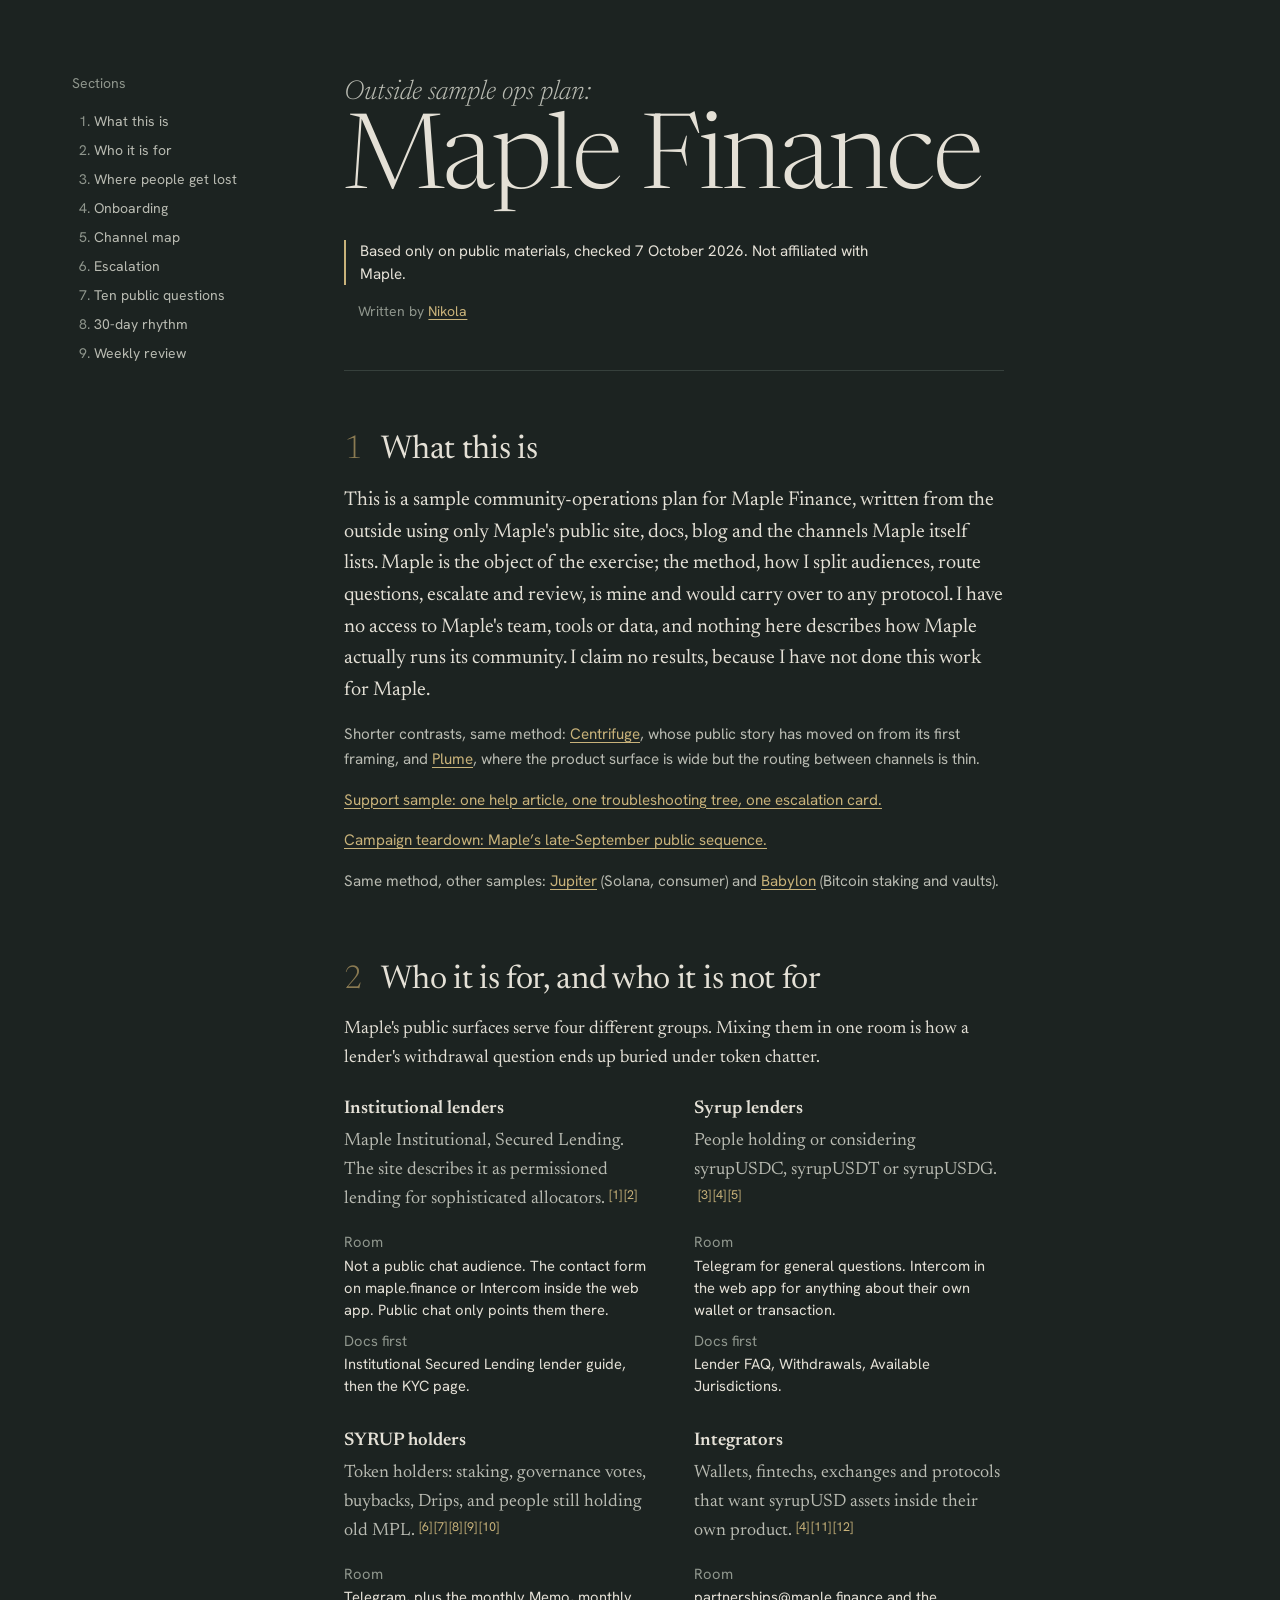
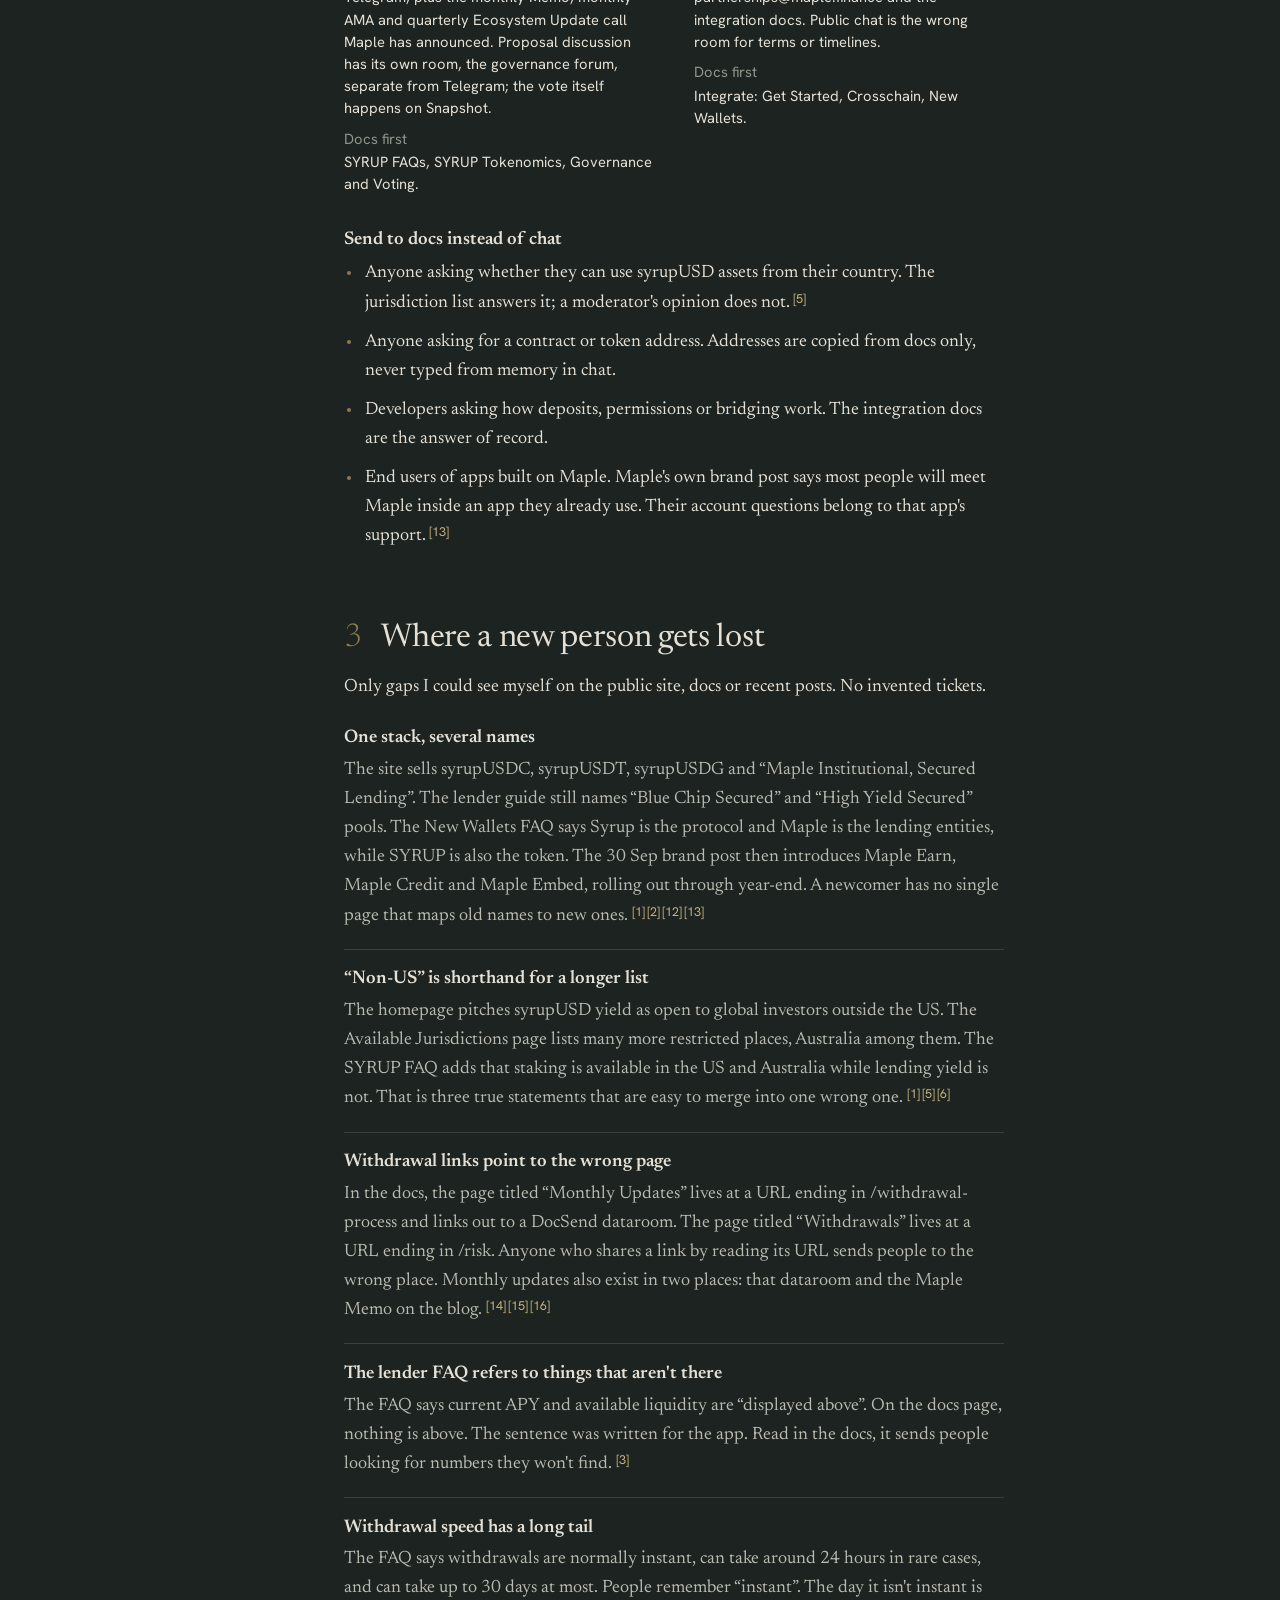
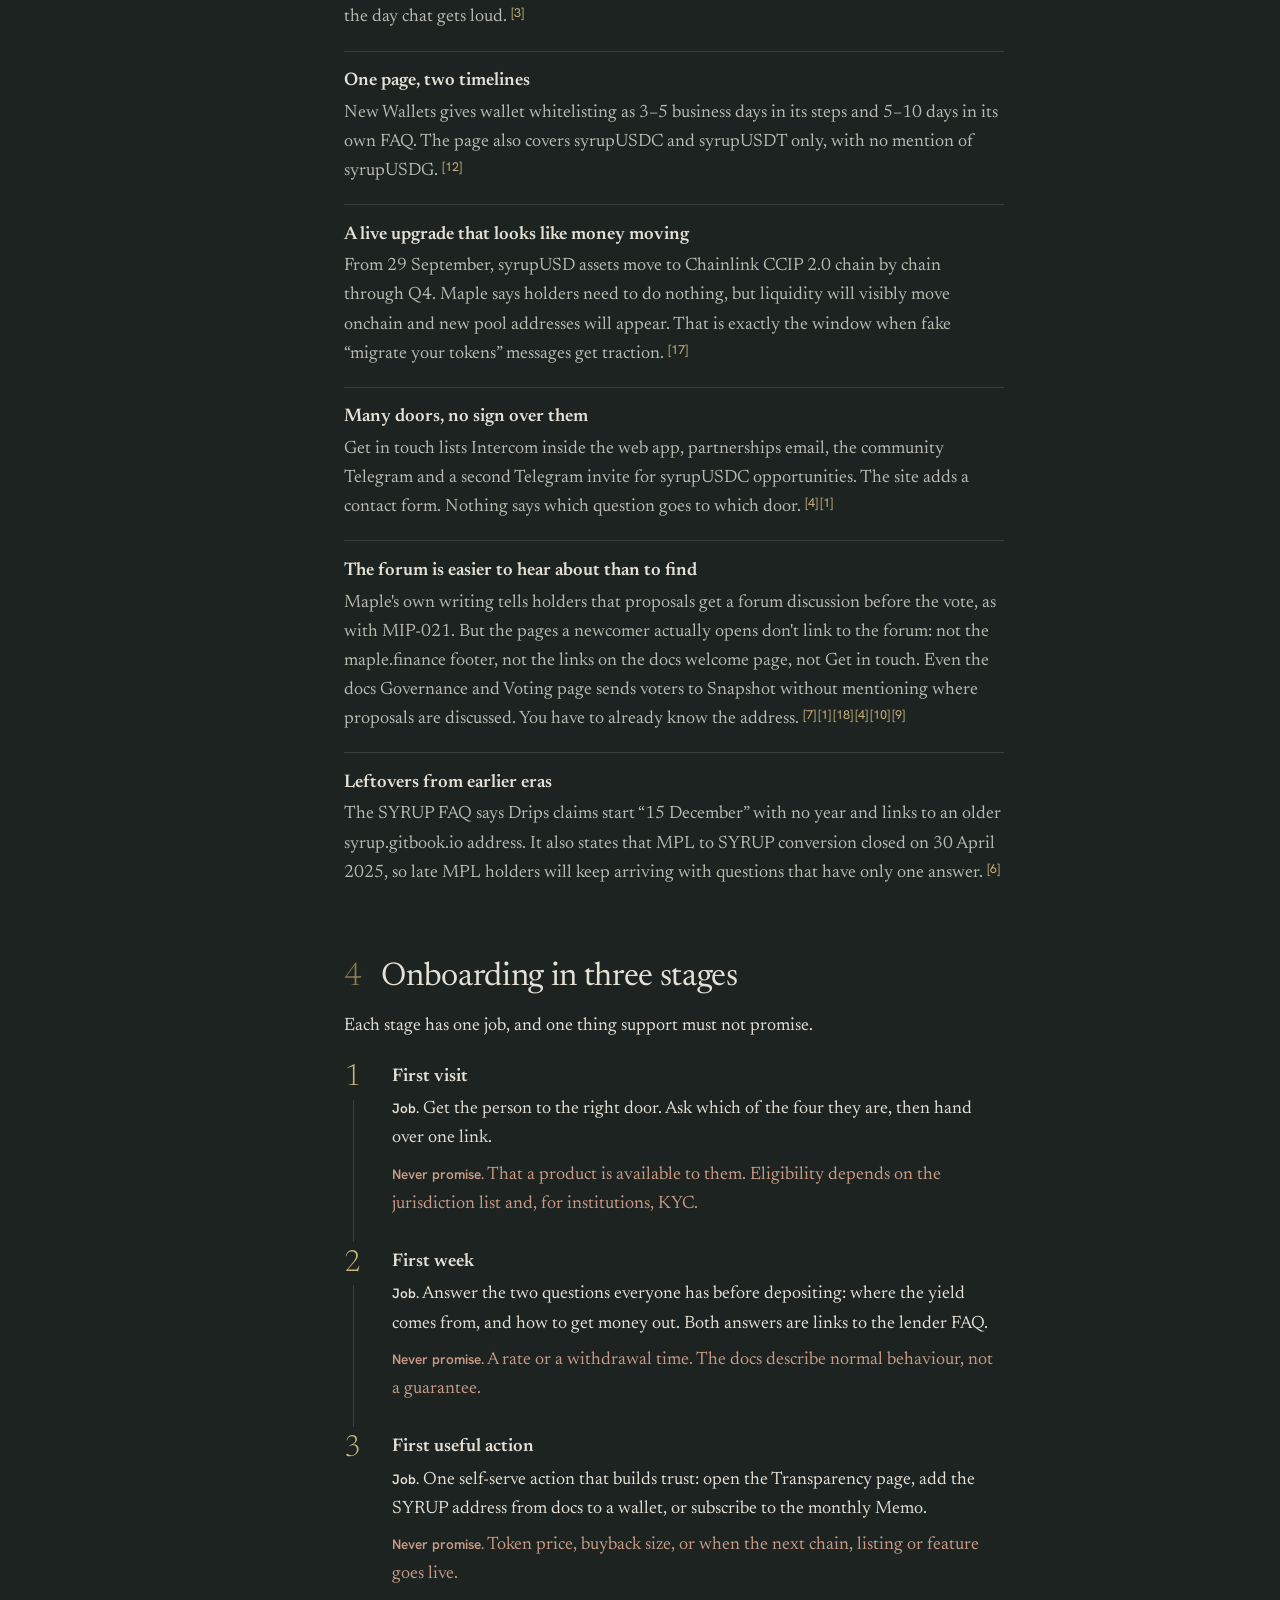
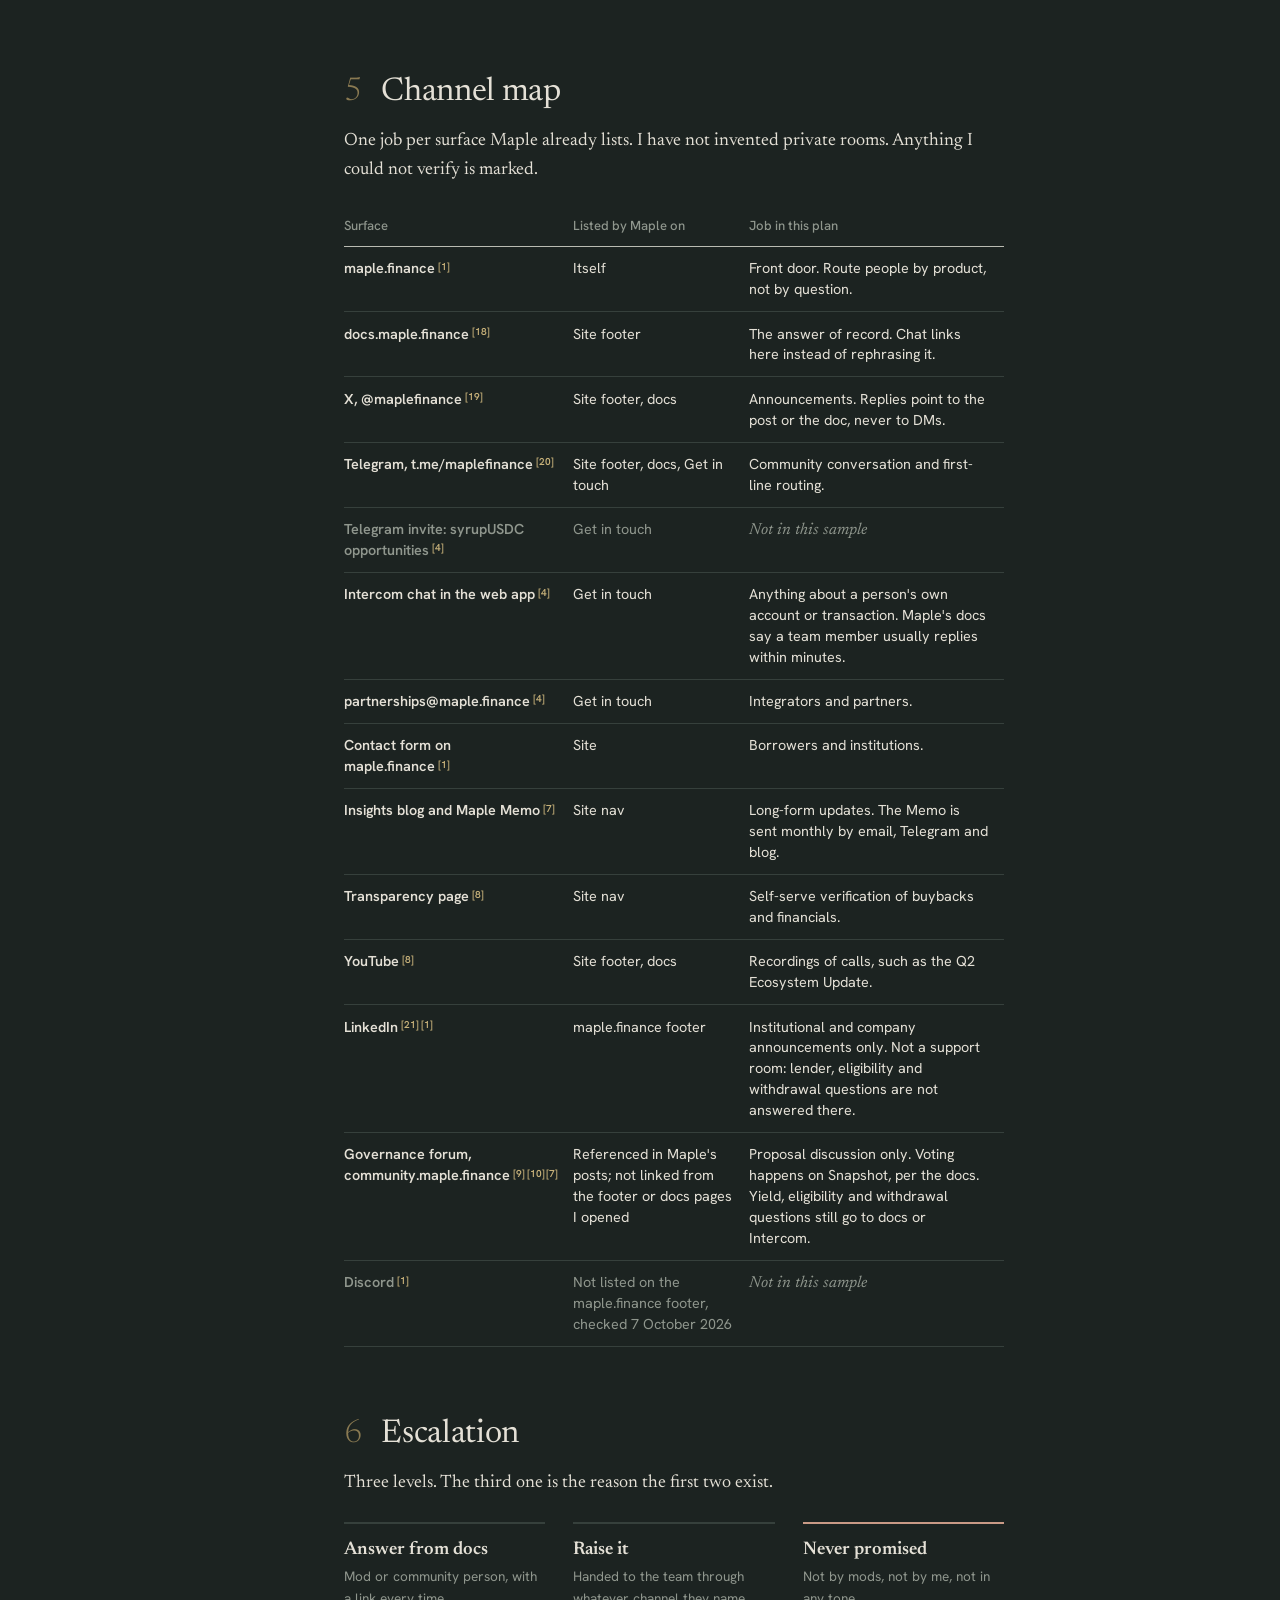
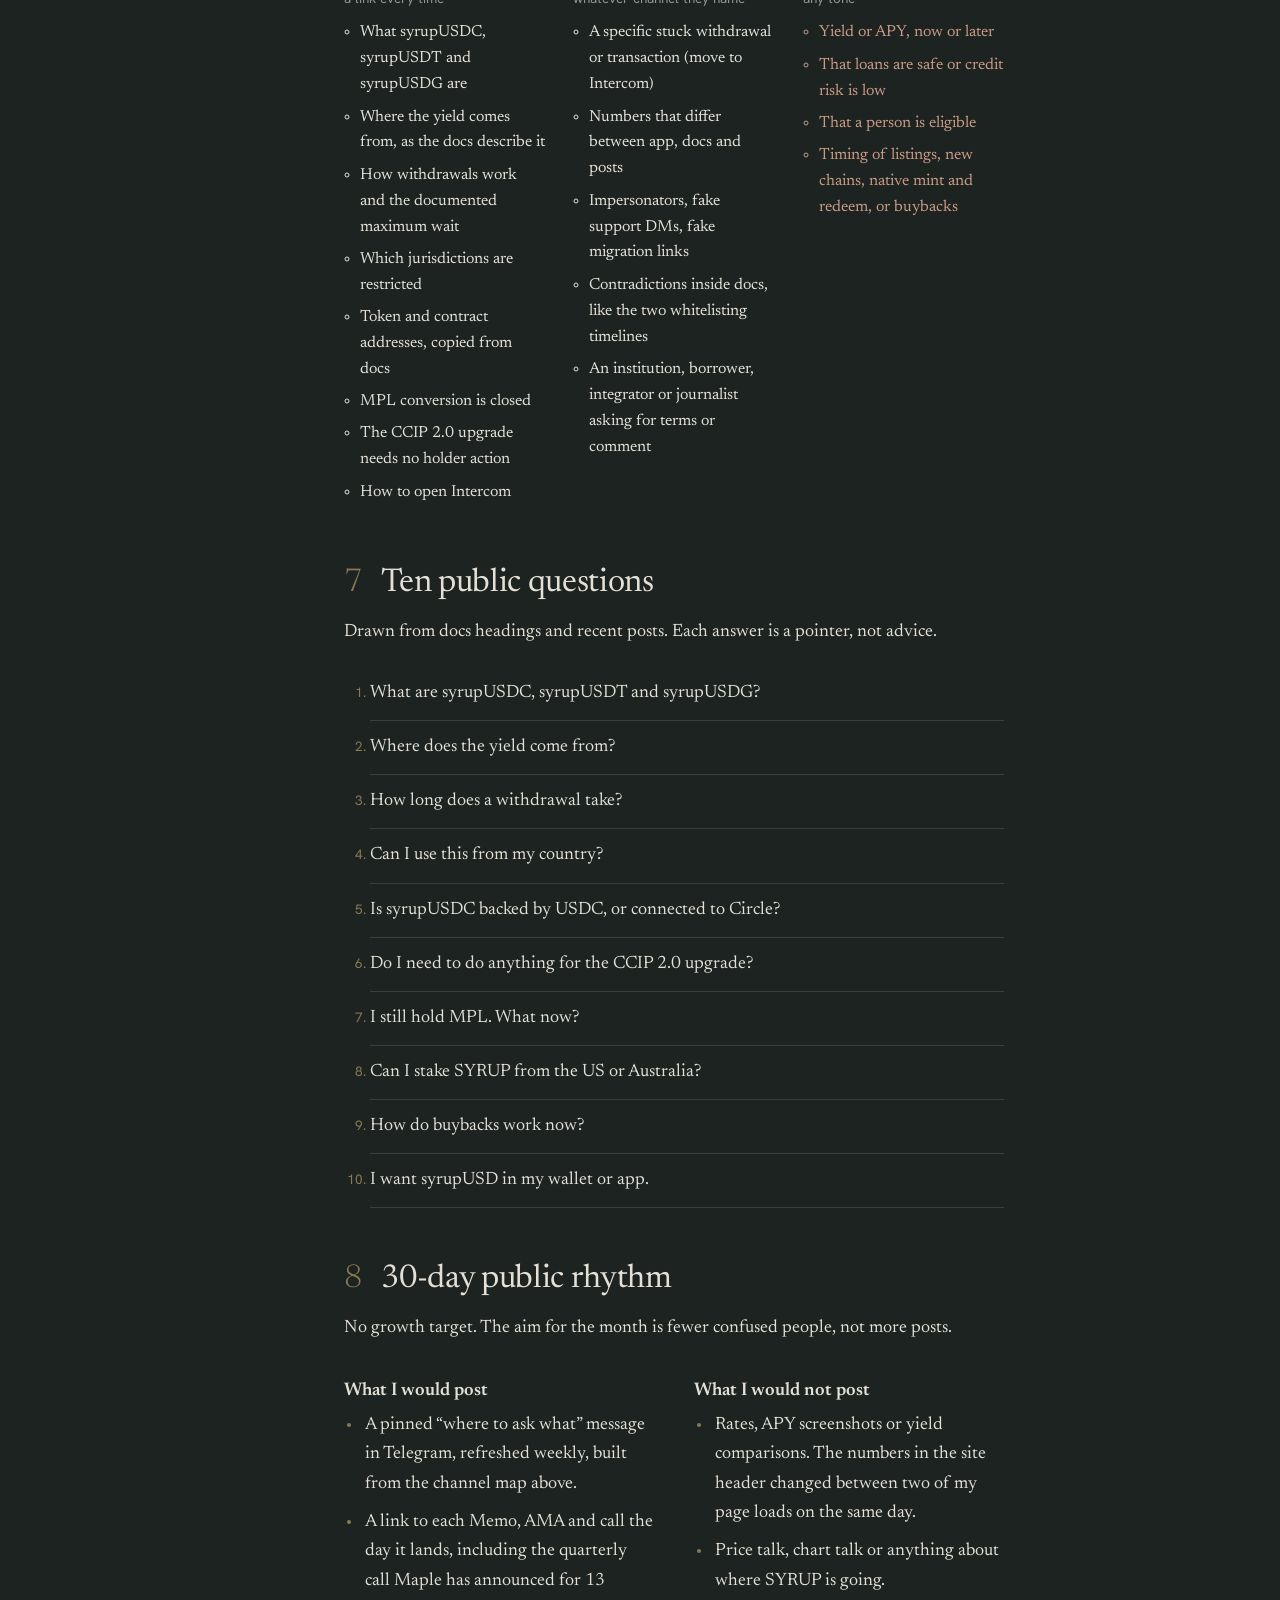
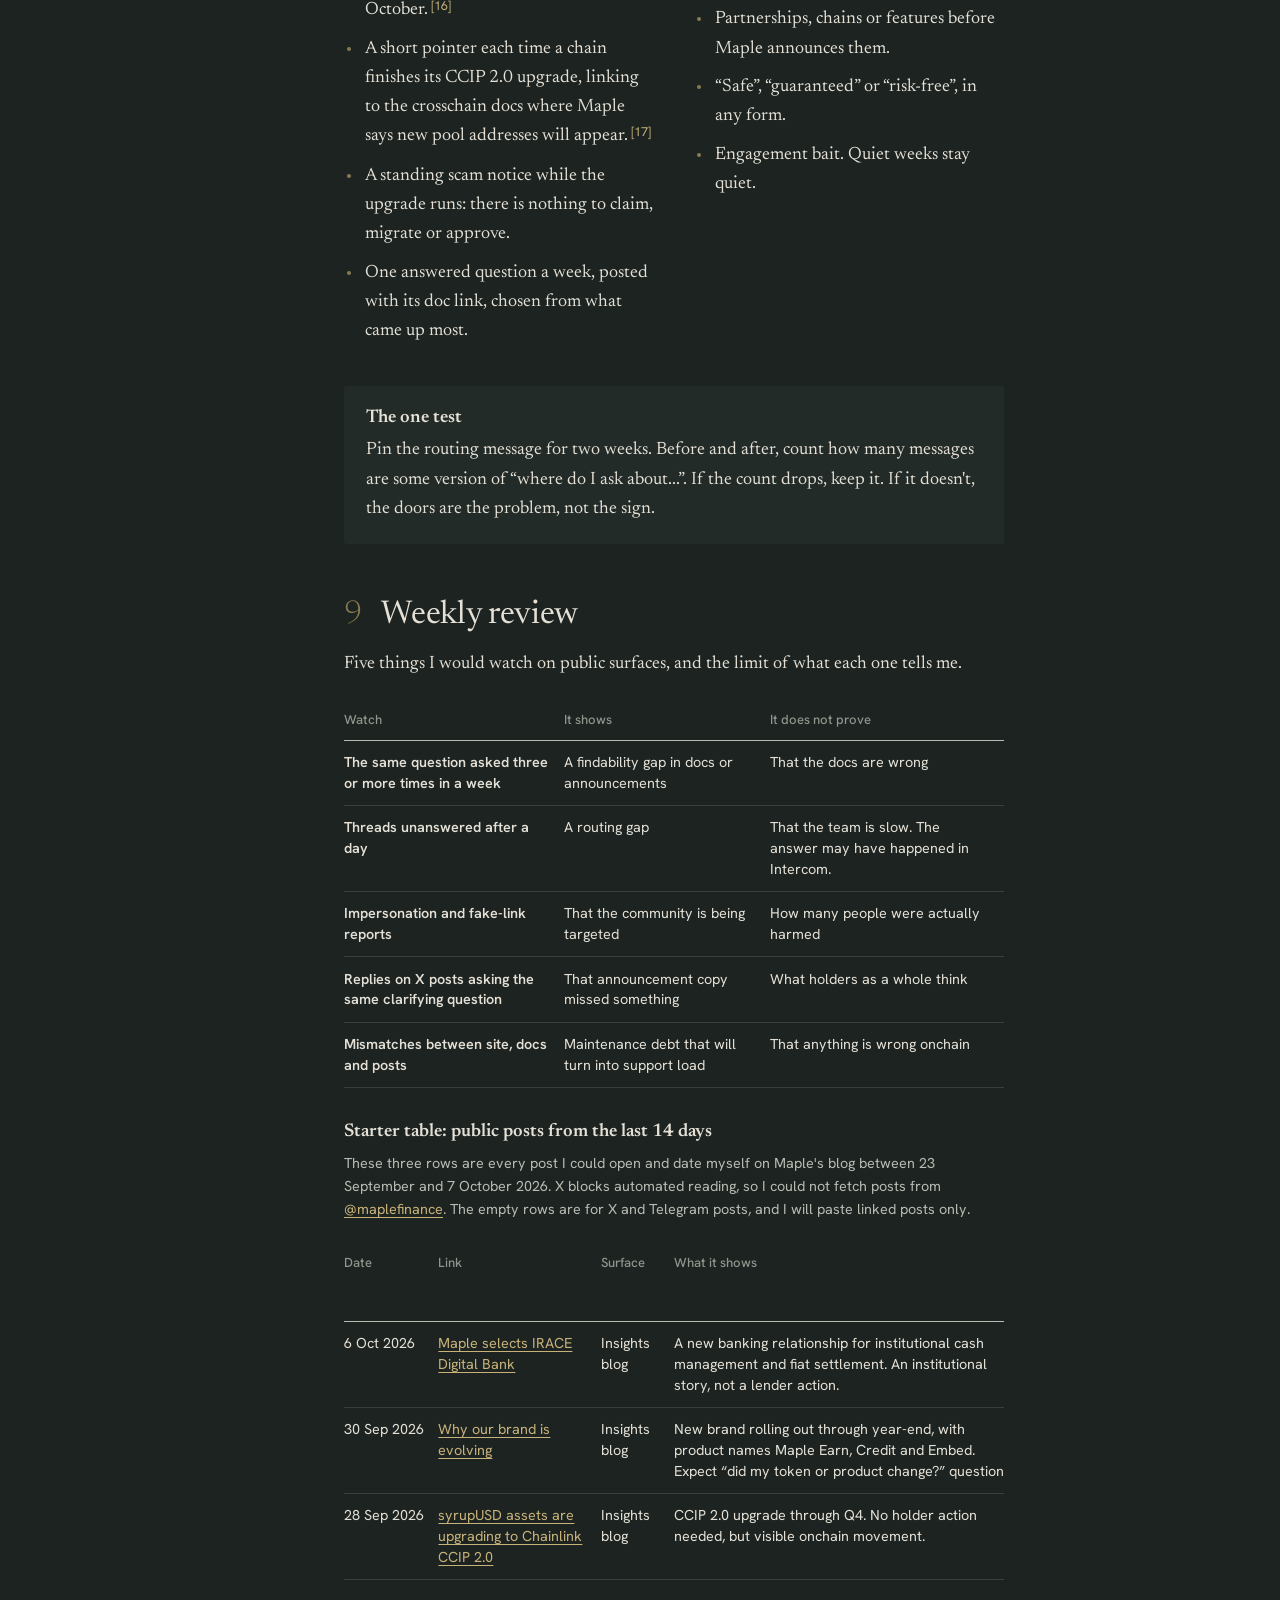
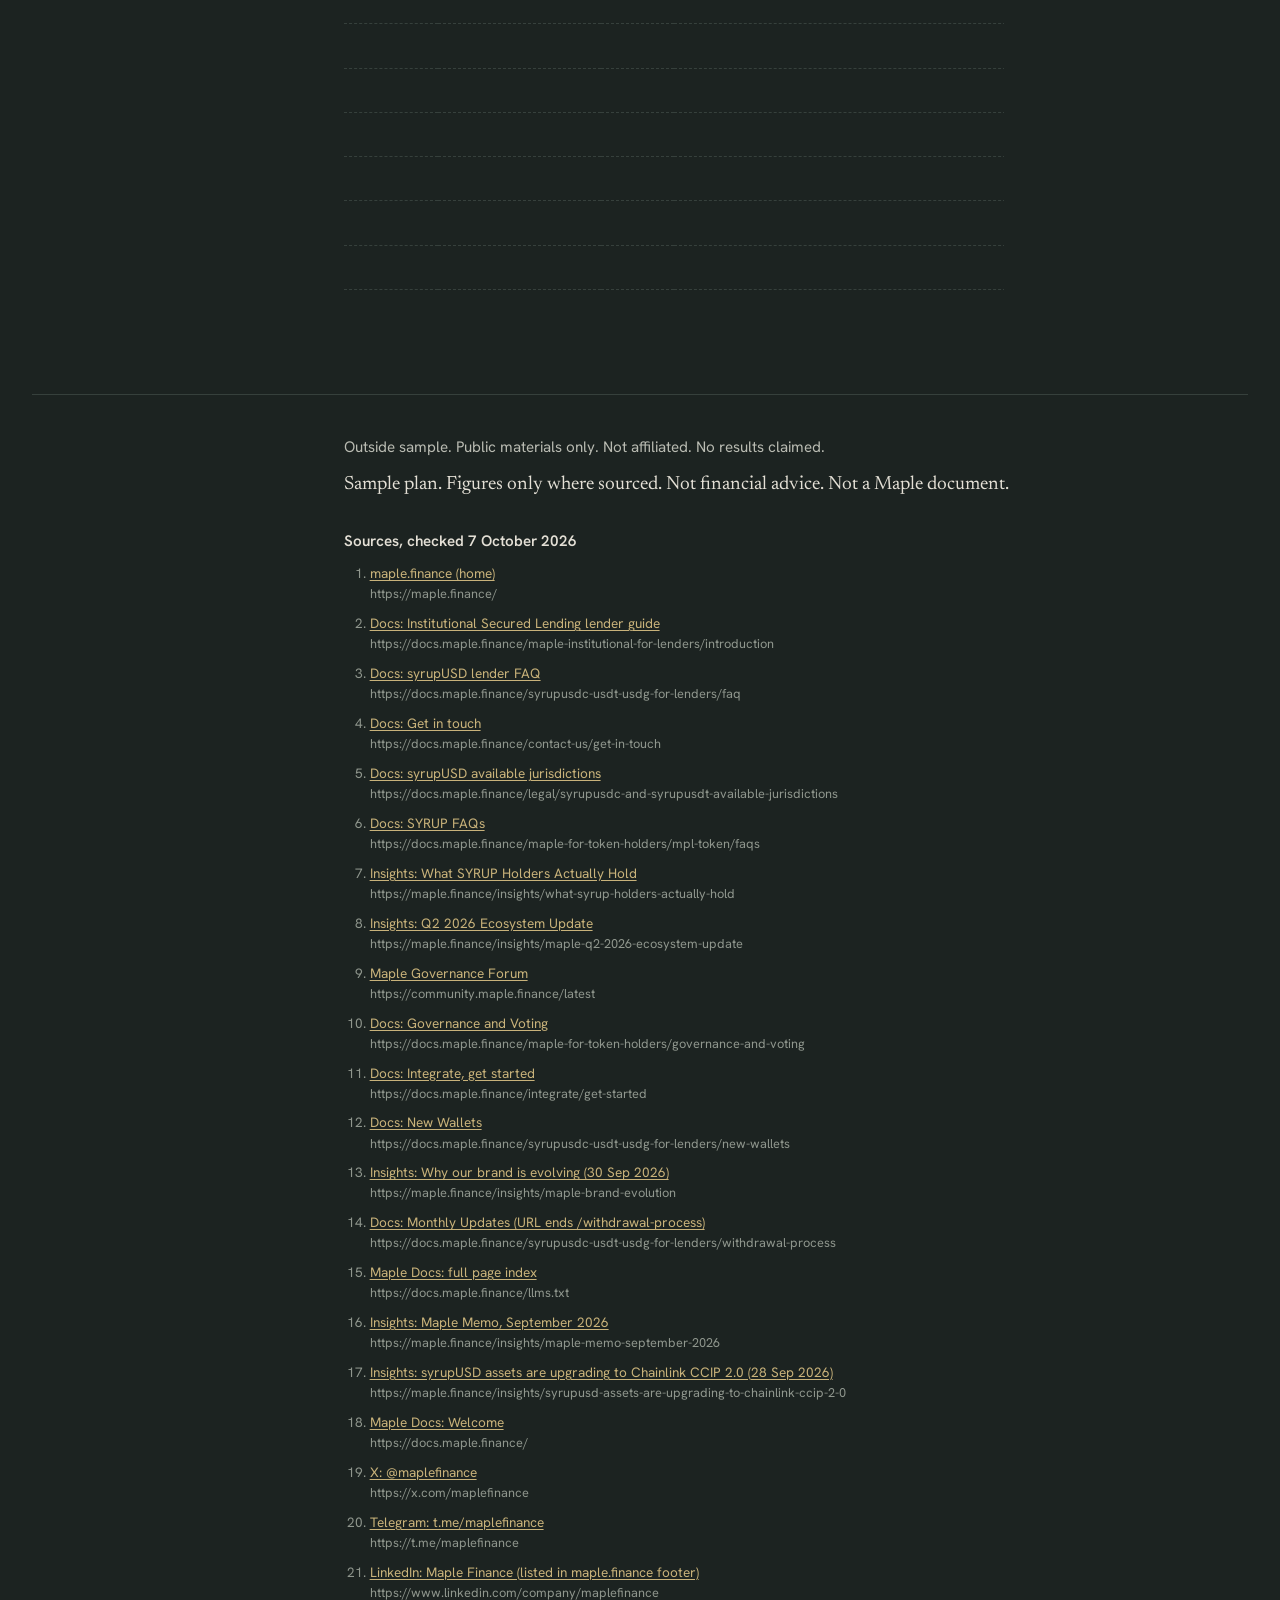
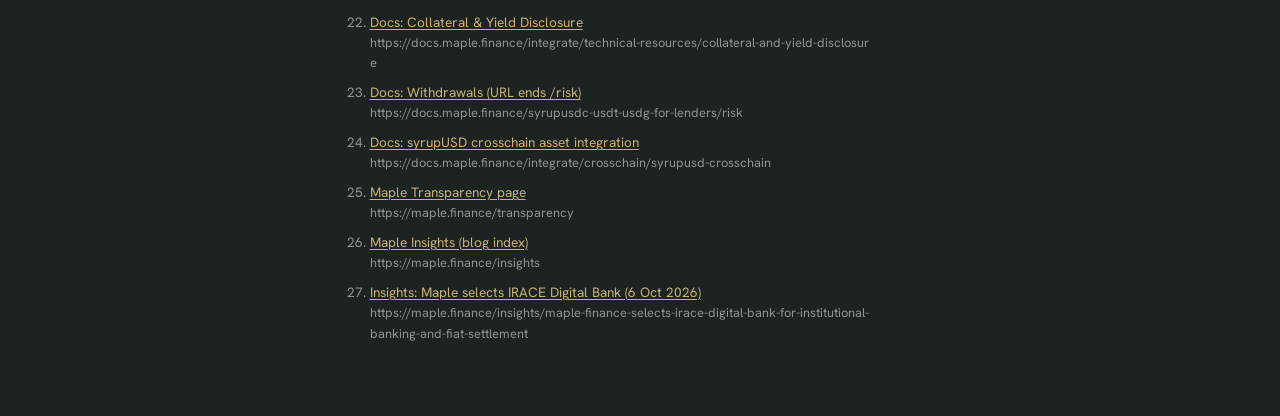
<file: index.html>
<!doctype html>
<html lang="en">
<head>
  <meta charset="utf-8">
  <meta name="viewport" content="width=device-width, initial-scale=1, viewport-fit=cover">
  <title>Outside sample ops plan: Maple Finance</title>
  <meta name="description" content="A sample community-ops plan for Maple Finance, built only from public materials. Not affiliated with Maple.">
  <meta name="color-scheme" content="dark">
  <link rel="preconnect" href="https://fonts.googleapis.com">
  <link rel="preconnect" href="https://fonts.gstatic.com" crossorigin>
  <link href="https://fonts.googleapis.com/css2?family=Hanken+Grotesk:wght@400;500;600&family=Newsreader:ital,opsz,wght@0,6..72,300..600;1,6..72,300..500&display=swap" rel="stylesheet">
  <link rel="stylesheet" href="styles.css">
</head>
<body>
<a class="skip" href="#main">Skip to the plan</a>

<div class="frame">

  <nav class="rail" aria-label="Sections">
    <details class="toc" open>
      <summary>Sections</summary>
      <ol>
        <li><a href="#what">What this is</a></li>
        <li><a href="#who">Who it is for</a></li>
        <li><a href="#lost">Where people get lost</a></li>
        <li><a href="#onboarding">Onboarding</a></li>
        <li><a href="#channels">Channel map</a></li>
        <li><a href="#escalation">Escalation</a></li>
        <li><a href="#questions">Ten public questions</a></li>
        <li><a href="#rhythm">30-day rhythm</a></li>
        <li><a href="#review">Weekly review</a></li>
      </ol>
    </details>
  </nav>

  <main id="main">

    <header class="masthead">
      <h1><span class="kicker">Outside sample ops plan:</span> Maple Finance</h1>
      <p class="stamp">Based only on public materials, checked <span data-checked></span>. Not affiliated with Maple.</p>
      <p class="byline">Written by <a data-author href="#"></a></p>
    </header>

    <section id="what">
      <h2><span class="n">1</span>What this is</h2>
      <p class="lede">This is a sample community-operations plan for Maple Finance, written from the outside using only Maple's public site, docs, blog and the channels Maple itself lists. Maple is the object of the exercise; the method, how I split audiences, route questions, escalate and review, is mine and would carry over to any protocol. I have no access to Maple's team, tools or data, and nothing here describes how Maple actually runs its community. I claim no results, because I have not done this work for Maple.</p>
      <p class="also">Shorter contrasts, same method: <a href="centrifuge.html">Centrifuge</a>, whose public story has moved on from its first framing, and <a href="plume.html">Plume</a>, where the product surface is wide but the routing between channels is thin.</p>
      <p class="also"><a href="support.html">Support sample: one help article, one troubleshooting tree, one escalation card.</a></p>
      <p class="also"><a href="teardown.html">Campaign teardown: Maple’s late-September public sequence.</a></p>
      <p class="also">Same method, other samples: <a href="../jupiter-ops-sample/">Jupiter</a> (Solana, consumer) and <a href="../babylon-ops-sample/">Babylon</a> (Bitcoin staking and vaults).</p>
    </section>

    <section id="who">
      <h2><span class="n">2</span>Who it is for, and who it is not for</h2>
      <p>Maple's public surfaces serve four different groups. Mixing them in one room is how a lender's withdrawal question ends up buried under token chatter.</p>
      <div class="audiences" data-audiences></div>
      <h3>Send to docs instead of chat</h3>
      <ul class="plain" data-send-docs></ul>
    </section>

    <section id="lost">
      <h2><span class="n">3</span>Where a new person gets lost</h2>
      <p>Only gaps I could see myself on the public site, docs or recent posts. No invented tickets.</p>
      <div class="gaps" data-gaps></div>
    </section>

    <section id="onboarding">
      <h2><span class="n">4</span>Onboarding in three stages</h2>
      <p>Each stage has one job, and one thing support must not promise.</p>
      <ol class="stages" data-onboarding></ol>
    </section>

    <section id="channels">
      <h2><span class="n">5</span>Channel map</h2>
      <p>One job per surface Maple already lists. I have not invented private rooms. Anything I could not verify is marked.</p>
      <div class="scroll"><table class="channels" data-channels>
        <thead><tr><th scope="col">Surface</th><th scope="col">Listed by Maple on</th><th scope="col">Job in this plan</th></tr></thead>
        <tbody></tbody>
      </table></div>
    </section>

    <section id="escalation">
      <h2><span class="n">6</span>Escalation</h2>
      <p>Three levels. The third one is the reason the first two exist.</p>
      <ol class="levels" data-escalation></ol>
    </section>

    <section id="questions">
      <h2><span class="n">7</span>Ten public questions</h2>
      <p>Drawn from docs headings and recent posts. Each answer is a pointer, not advice.</p>
      <ol class="questions" data-questions></ol>
    </section>

    <section id="rhythm">
      <h2><span class="n">8</span>30-day public rhythm</h2>
      <p>No growth target. The aim for the month is fewer confused people, not more posts.</p>
      <div class="split">
        <div>
          <h3>What I would post</h3>
          <ul class="plain" data-post></ul>
        </div>
        <div>
          <h3>What I would not post</h3>
          <ul class="plain" data-dont></ul>
        </div>
      </div>
      <div class="test">
        <h3>The one test</h3>
        <p data-test></p>
      </div>
    </section>

    <section id="review">
      <h2><span class="n">9</span>Weekly review</h2>
      <p>Five things I would watch on public surfaces, and the limit of what each one tells me.</p>
      <div class="scroll"><table class="watch" data-watch>
        <thead><tr><th scope="col">Watch</th><th scope="col">It shows</th><th scope="col">It does not prove</th></tr></thead>
        <tbody></tbody>
      </table></div>

      <h3>Starter table: public posts from the last 14 days</h3>
      <p class="note" data-posts-note></p>
      <div class="scroll"><table class="posts" data-posts>
        <thead><tr><th scope="col">Date</th><th scope="col">Link</th><th scope="col">Surface</th><th scope="col">What it shows</th><th scope="col">Reply / ignore / docs</th></tr></thead>
        <tbody></tbody>
      </table></div>
    </section>

  </main>
</div>

<footer class="foot">
  <p class="disclaim-all">Outside sample. Public materials only. Not affiliated. No results claimed.</p>
  <p class="disclaim">Sample plan. Figures only where sourced. Not financial advice. Not a Maple document.</p>
  <h2 class="src-head">Sources, checked <span data-checked></span></h2>
  <ol class="sources" data-sources></ol>
</footer>

<noscript><p class="noscript">This page builds its lists from data.js. Turn on JavaScript to see the full plan.</p></noscript>

<script src="data.js"></script>
<script>
(function () {
  var P = window.PLAN;
  if (!P) return;
  var S = P.sources;
  var order = [];

  function esc(t) {
    return String(t).replace(/[&<>"]/g, function (c) {
      return { "&": "&amp;", "<": "&lt;", ">": "&gt;", '"': "&quot;" }[c];
    });
  }
  function num(key) {
    var i = order.indexOf(key);
    if (i === -1) { order.push(key); i = order.length - 1; }
    return i + 1;
  }
  function cite(keys) {
    if (!keys || !keys.length) return "";
    return '<span class="cites">' + keys.map(function (k) {
      var s = S[k];
      return '<a class="cite" href="' + esc(s.url) + '" title="' + esc(s.title) + '" target="_blank" rel="noopener">[' + num(k) + ']</a>';
    }).join("") + "</span>";
  }
  function $(sel) { return document.querySelector(sel); }
  function each(sel, fn) { Array.prototype.forEach.call(document.querySelectorAll(sel), fn); }

  each("[data-checked]", function (el) { el.textContent = P.checked; });
  var a = $("[data-author]");
  a.textContent = P.author.name; a.href = P.author.url;

  $("[data-audiences]").innerHTML = P.audiences.map(function (x) {
    return '<article class="aud"><h3>' + esc(x.name) + '</h3>' +
      '<p>' + esc(x.what) + cite(x.src) + '</p>' +
      '<dl><dt>Room</dt><dd>' + esc(x.room) + '</dd><dt>Docs first</dt><dd>' + esc(x.docs) + '</dd></dl></article>';
  }).join("");

  $("[data-send-docs]").innerHTML = P.sendToDocs.map(function (t, i) {
    return "<li>" + esc(t) + (i === 3 ? cite(["brand"]) : i === 0 ? cite(["juris"]) : "") + "</li>";
  }).join("");

  $("[data-gaps]").innerHTML = P.gaps.map(function (g) {
    return '<article class="gap"><h3>' + esc(g.title) + '</h3><p>' + esc(g.body) + cite(g.src) + '</p></article>';
  }).join("");

  $("[data-onboarding]").innerHTML = P.onboarding.map(function (s) {
    return '<li><h3>' + esc(s.stage) + '</h3><p><strong>Job.</strong> ' + esc(s.job) +
      '</p><p class="never"><strong>Never promise.</strong> ' + esc(s.never) + '</p></li>';
  }).join("");

  $("[data-channels] tbody").innerHTML = P.channels.map(function (c) {
    var unverified = !c.job;
    return '<tr' + (unverified ? ' class="unverified"' : "") + '><th scope="row">' + esc(c.surface) +
      (c.src ? cite([].concat(c.src)) : "") + '</th><td>' + esc(c.listed) + '</td><td>' +
      (unverified ? '<span class="nis">Not in this sample</span>' : esc(c.job)) + '</td></tr>';
  }).join("");

  $("[data-escalation]").innerHTML = P.escalation.map(function (l) {
    return '<li><h3>' + esc(l.level) + '</h3><p class="who">' + esc(l.who) + '</p><ul>' +
      l.items.map(function (i) { return "<li>" + esc(i) + "</li>"; }).join("") + '</ul></li>';
  }).join("");

  $("[data-questions]").innerHTML = P.questions.map(function (q) {
    return '<li><details><summary>' + esc(q.q) + '</summary><p>' + esc(q.a) + cite(q.src) + '</p></details></li>';
  }).join("");

  $("[data-post]").innerHTML = P.rhythm.post.map(function (t, i) {
    return "<li>" + esc(t) + (i === 1 ? cite(["memoSep"]) : i === 2 ? cite(["ccip"]) : "") + "</li>";
  }).join("");
  $("[data-dont]").innerHTML = P.rhythm.dont.map(function (t) { return "<li>" + esc(t) + "</li>"; }).join("");
  $("[data-test]").textContent = P.rhythm.test;

  $("[data-watch] tbody").innerHTML = P.watch.map(function (w) {
    return '<tr><th scope="row">' + esc(w.what) + '</th><td>' + esc(w.shows) + '</td><td>' + esc(w.notProve) + '</td></tr>';
  }).join("");

  var rows = P.posts.map(function (p) {
    var s = S[p.link];
    return '<tr><td class="nowrap">' + esc(p.date) + '</td><td><a href="' + esc(s.url) + '" target="_blank" rel="noopener">' +
      esc(s.title.replace(/^Insights: /, "").replace(/ \(.*\)$/, "")) + '</a></td><td>' + esc(p.surface) +
      '</td><td>' + esc(p.shows) + '</td><td><span class="act act-' + p.action.toLowerCase() + '">' + esc(p.action) + '</span></td></tr>';
  });
  for (var i = rows.length; i < P.postRowsTarget; i++) {
    rows.push('<tr class="empty"><td>&nbsp;</td><td></td><td></td><td></td><td></td></tr>');
  }
  $("[data-posts] tbody").innerHTML = rows.join("");
  $("[data-posts-note]").innerHTML =
    "These three rows are every post I could open and date myself on Maple's blog between 23 September and " + esc(P.checked) +
    ". X blocks automated reading, so I could not fetch posts from " + '<a href="' + esc(S.x.url) + '">@maplefinance</a>' +
    ". The empty rows are for X and Telegram posts, and I will paste linked posts only.";

  // Sources: cited ones first in citation order, then any remaining.
  Object.keys(S).forEach(function (k) { num(k); });
  $("[data-sources]").innerHTML = order.map(function (k) {
    var s = S[k];
    return '<li><a href="' + esc(s.url) + '" target="_blank" rel="noopener">' + esc(s.title) + '</a> <span class="url">' + esc(s.url) + '</span></li>';
  }).join("");
})();
</script>
</body>
</html>
</file>
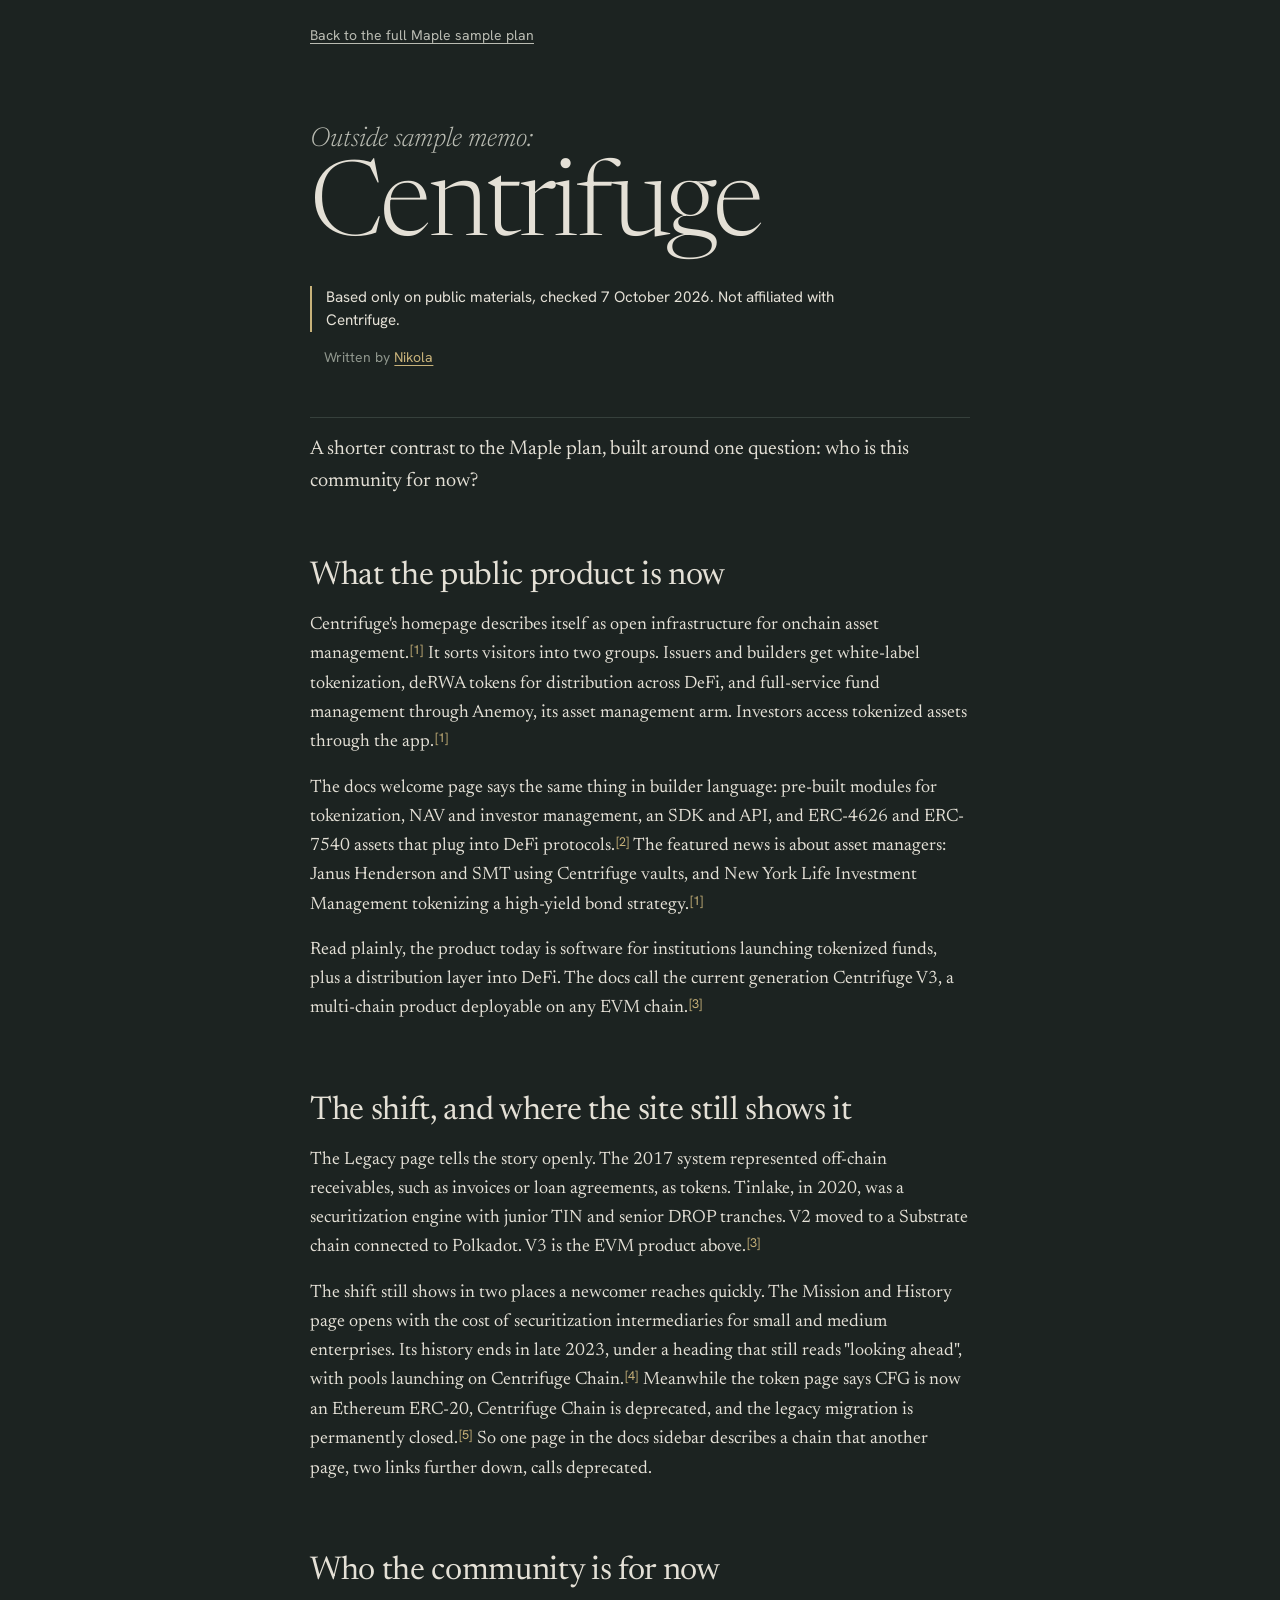
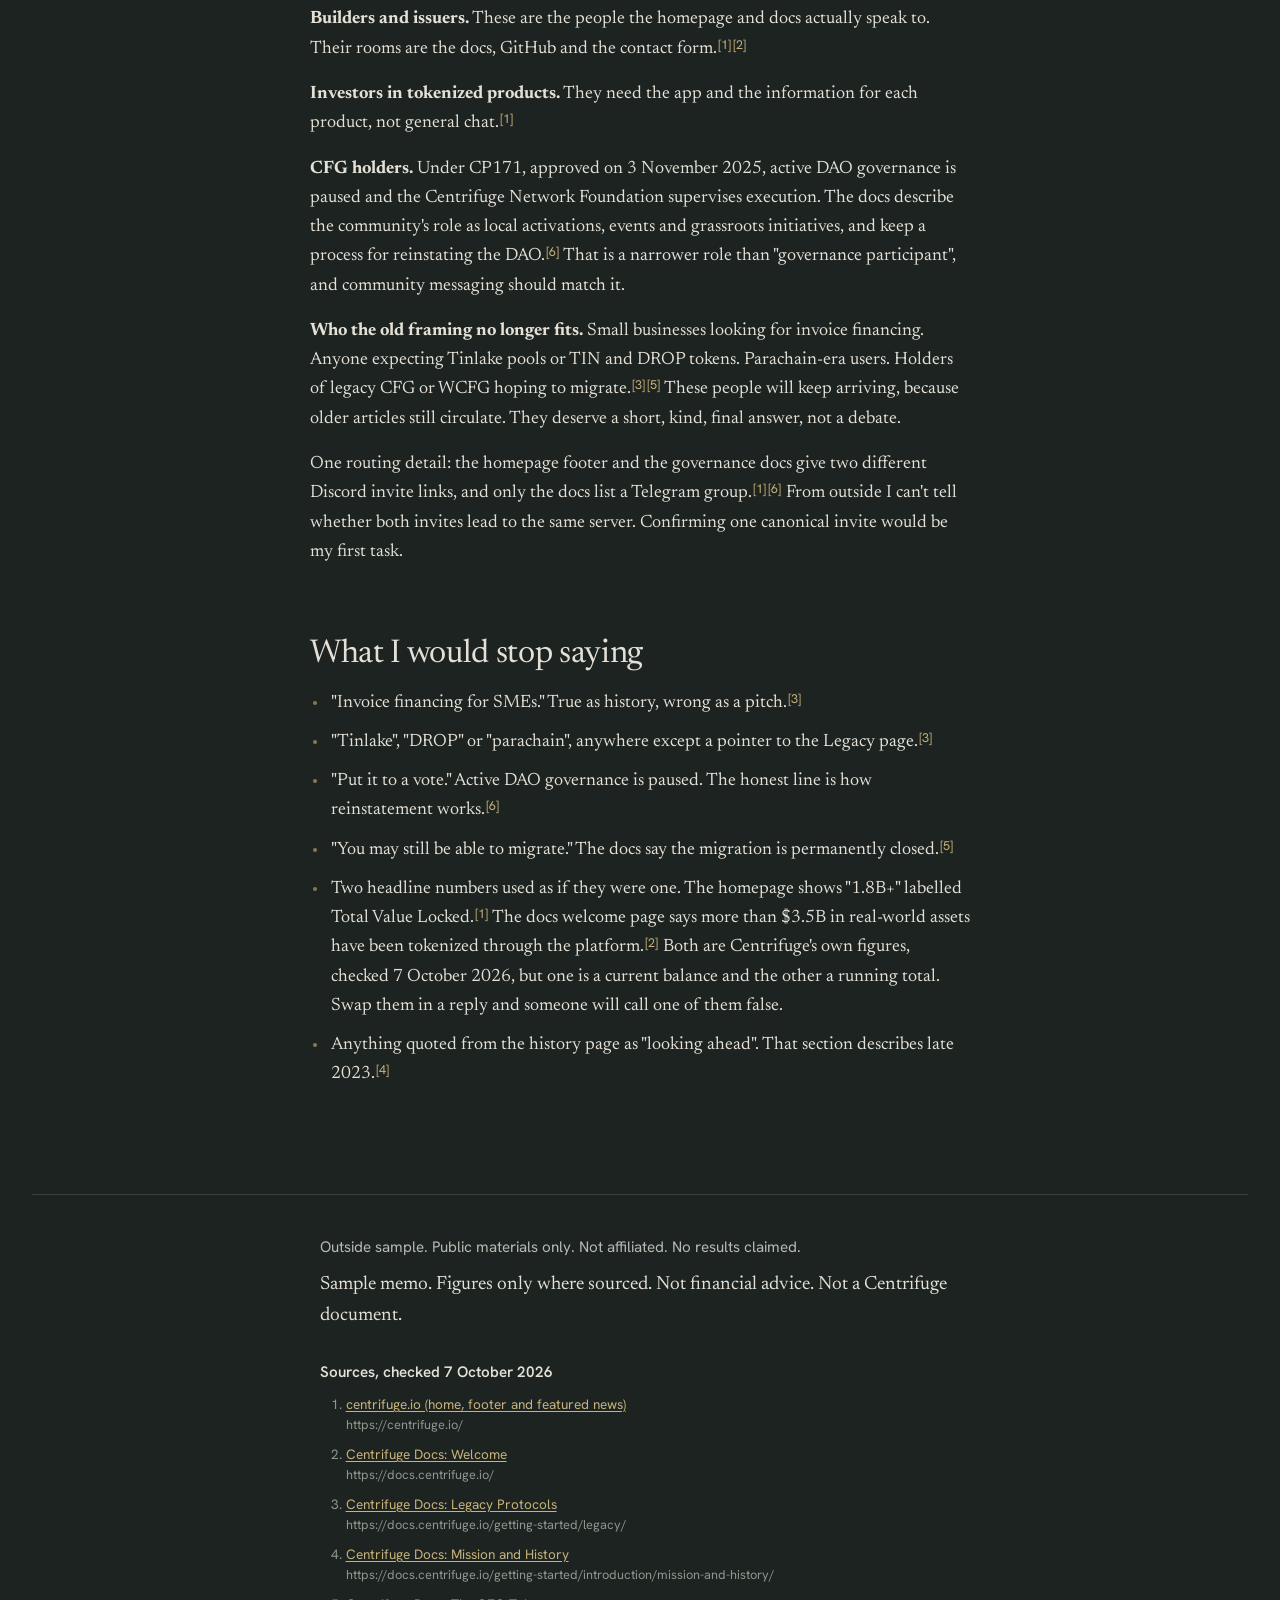
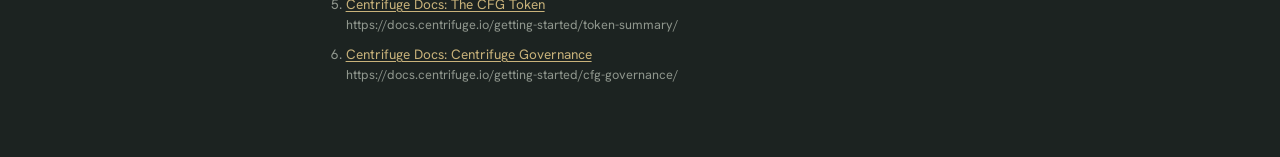
<file: centrifuge.html>
<!doctype html>
<html lang="en">
<head>
  <meta charset="utf-8">
  <meta name="viewport" content="width=device-width, initial-scale=1, viewport-fit=cover">
  <title>Outside sample memo: Centrifuge</title>
  <meta name="description" content="A short outside memo on Centrifuge's current public product and community, built only from public materials. Not affiliated with Centrifuge.">
  <meta name="color-scheme" content="dark">
  <link rel="preconnect" href="https://fonts.googleapis.com">
  <link rel="preconnect" href="https://fonts.gstatic.com" crossorigin>
  <link href="https://fonts.googleapis.com/css2?family=Hanken+Grotesk:wght@400;500;600&family=Newsreader:ital,opsz,wght@0,6..72,300..600;1,6..72,300..500&display=swap" rel="stylesheet">
  <link rel="stylesheet" href="styles.css">
</head>
<body>
<a class="skip" href="#main">Skip to the memo</a>

<div class="frame single">
  <main id="main">
    <p class="back"><a href="index.html">Back to the full Maple sample plan</a></p>

    <header class="masthead">
      <h1><span class="kicker">Outside sample memo:</span> Centrifuge</h1>
      <p class="stamp">Based only on public materials, checked 7 October 2026. Not affiliated with Centrifuge.</p>
      <p class="byline">Written by <a href="https://x.com/nikola4888">Nikola</a></p>
    </header>

    <p class="lede">A shorter contrast to the Maple plan, built around one question: who is this community for now?</p>

    <section>
      <h2>What the public product is now</h2>
      <p>Centrifuge's homepage describes itself as open infrastructure for onchain asset management.<a class="cite" href="#s1">[1]</a> It sorts visitors into two groups. Issuers and builders get white-label tokenization, deRWA tokens for distribution across DeFi, and full-service fund management through Anemoy, its asset management arm. Investors access tokenized assets through the app.<a class="cite" href="#s1">[1]</a></p>
      <p>The docs welcome page says the same thing in builder language: pre-built modules for tokenization, NAV and investor management, an SDK and API, and ERC-4626 and ERC-7540 assets that plug into DeFi protocols.<a class="cite" href="#s2">[2]</a> The featured news is about asset managers: Janus Henderson and SMT using Centrifuge vaults, and New York Life Investment Management tokenizing a high-yield bond strategy.<a class="cite" href="#s1">[1]</a></p>
      <p>Read plainly, the product today is software for institutions launching tokenized funds, plus a distribution layer into DeFi. The docs call the current generation Centrifuge V3, a multi-chain product deployable on any EVM chain.<a class="cite" href="#s3">[3]</a></p>
    </section>

    <section>
      <h2>The shift, and where the site still shows it</h2>
      <p>The Legacy page tells the story openly. The 2017 system represented off-chain receivables, such as invoices or loan agreements, as tokens. Tinlake, in 2020, was a securitization engine with junior TIN and senior DROP tranches. V2 moved to a Substrate chain connected to Polkadot. V3 is the EVM product above.<a class="cite" href="#s3">[3]</a></p>
      <p>The shift still shows in two places a newcomer reaches quickly. The Mission and History page opens with the cost of securitization intermediaries for small and medium enterprises. Its history ends in late 2023, under a heading that still reads "looking ahead", with pools launching on Centrifuge Chain.<a class="cite" href="#s4">[4]</a> Meanwhile the token page says CFG is now an Ethereum ERC-20, Centrifuge Chain is deprecated, and the legacy migration is permanently closed.<a class="cite" href="#s5">[5]</a> So one page in the docs sidebar describes a chain that another page, two links further down, calls deprecated.</p>
    </section>

    <section>
      <h2>Who the community is for now</h2>
      <p><strong>Builders and issuers.</strong> These are the people the homepage and docs actually speak to. Their rooms are the docs, GitHub and the contact form.<a class="cite" href="#s1">[1]</a><a class="cite" href="#s2">[2]</a></p>
      <p><strong>Investors in tokenized products.</strong> They need the app and the information for each product, not general chat.<a class="cite" href="#s1">[1]</a></p>
      <p><strong>CFG holders.</strong> Under CP171, approved on 3 November 2025, active DAO governance is paused and the Centrifuge Network Foundation supervises execution. The docs describe the community's role as local activations, events and grassroots initiatives, and keep a process for reinstating the DAO.<a class="cite" href="#s6">[6]</a> That is a narrower role than "governance participant", and community messaging should match it.</p>
      <p><strong>Who the old framing no longer fits.</strong> Small businesses looking for invoice financing. Anyone expecting Tinlake pools or TIN and DROP tokens. Parachain-era users. Holders of legacy CFG or WCFG hoping to migrate.<a class="cite" href="#s3">[3]</a><a class="cite" href="#s5">[5]</a> These people will keep arriving, because older articles still circulate. They deserve a short, kind, final answer, not a debate.</p>
      <p>One routing detail: the homepage footer and the governance docs give two different Discord invite links, and only the docs list a Telegram group.<a class="cite" href="#s1">[1]</a><a class="cite" href="#s6">[6]</a> From outside I can't tell whether both invites lead to the same server. Confirming one canonical invite would be my first task.</p>
    </section>

    <section>
      <h2>What I would stop saying</h2>
      <ul class="plain">
        <li>"Invoice financing for SMEs." True as history, wrong as a pitch.<a class="cite" href="#s3">[3]</a></li>
        <li>"Tinlake", "DROP" or "parachain", anywhere except a pointer to the Legacy page.<a class="cite" href="#s3">[3]</a></li>
        <li>"Put it to a vote." Active DAO governance is paused. The honest line is how reinstatement works.<a class="cite" href="#s6">[6]</a></li>
        <li>"You may still be able to migrate." The docs say the migration is permanently closed.<a class="cite" href="#s5">[5]</a></li>
        <li>Two headline numbers used as if they were one. The homepage shows "1.8B+" labelled Total Value Locked.<a class="cite" href="#s1">[1]</a> The docs welcome page says more than $3.5B in real-world assets have been tokenized through the platform.<a class="cite" href="#s2">[2]</a> Both are Centrifuge's own figures, checked 7 October 2026, but one is a current balance and the other a running total. Swap them in a reply and someone will call one of them false.</li>
        <li>Anything quoted from the history page as "looking ahead". That section describes late 2023.<a class="cite" href="#s4">[4]</a></li>
      </ul>
    </section>
  </main>
</div>

<footer class="foot single">
  <p class="disclaim-all">Outside sample. Public materials only. Not affiliated. No results claimed.</p>
  <p class="disclaim">Sample memo. Figures only where sourced. Not financial advice. Not a Centrifuge document.</p>
  <h2 class="src-head">Sources, checked 7 October 2026</h2>
  <ol class="sources">
    <li id="s1"><a href="https://centrifuge.io/">centrifuge.io (home, footer and featured news)</a> <span class="url">https://centrifuge.io/</span></li>
    <li id="s2"><a href="https://docs.centrifuge.io/">Centrifuge Docs: Welcome</a> <span class="url">https://docs.centrifuge.io/</span></li>
    <li id="s3"><a href="https://docs.centrifuge.io/getting-started/legacy/">Centrifuge Docs: Legacy Protocols</a> <span class="url">https://docs.centrifuge.io/getting-started/legacy/</span></li>
    <li id="s4"><a href="https://docs.centrifuge.io/getting-started/introduction/mission-and-history/">Centrifuge Docs: Mission and History</a> <span class="url">https://docs.centrifuge.io/getting-started/introduction/mission-and-history/</span></li>
    <li id="s5"><a href="https://docs.centrifuge.io/getting-started/token-summary/">Centrifuge Docs: The CFG Token</a> <span class="url">https://docs.centrifuge.io/getting-started/token-summary/</span></li>
    <li id="s6"><a href="https://docs.centrifuge.io/getting-started/cfg-governance/">Centrifuge Docs: Centrifuge Governance</a> <span class="url">https://docs.centrifuge.io/getting-started/cfg-governance/</span></li>
  </ol>
</footer>
</body>
</html>
</file>
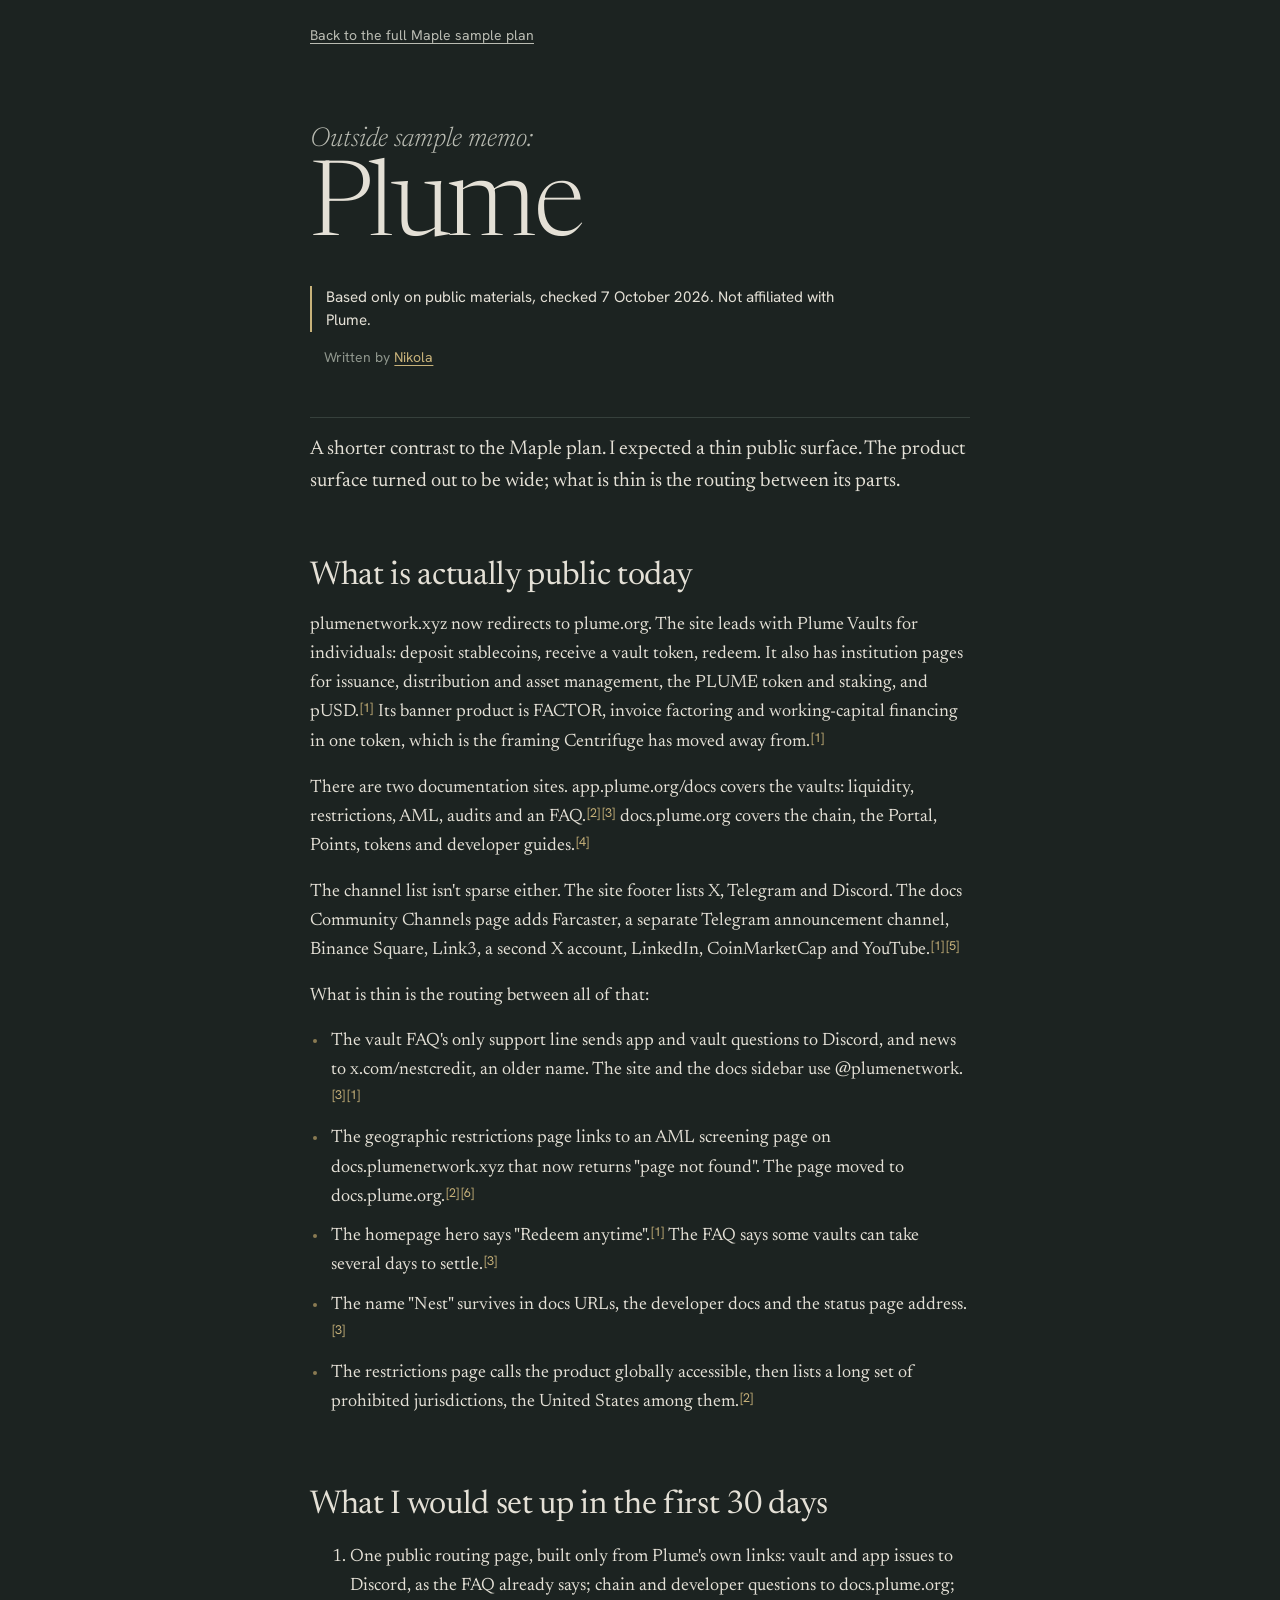
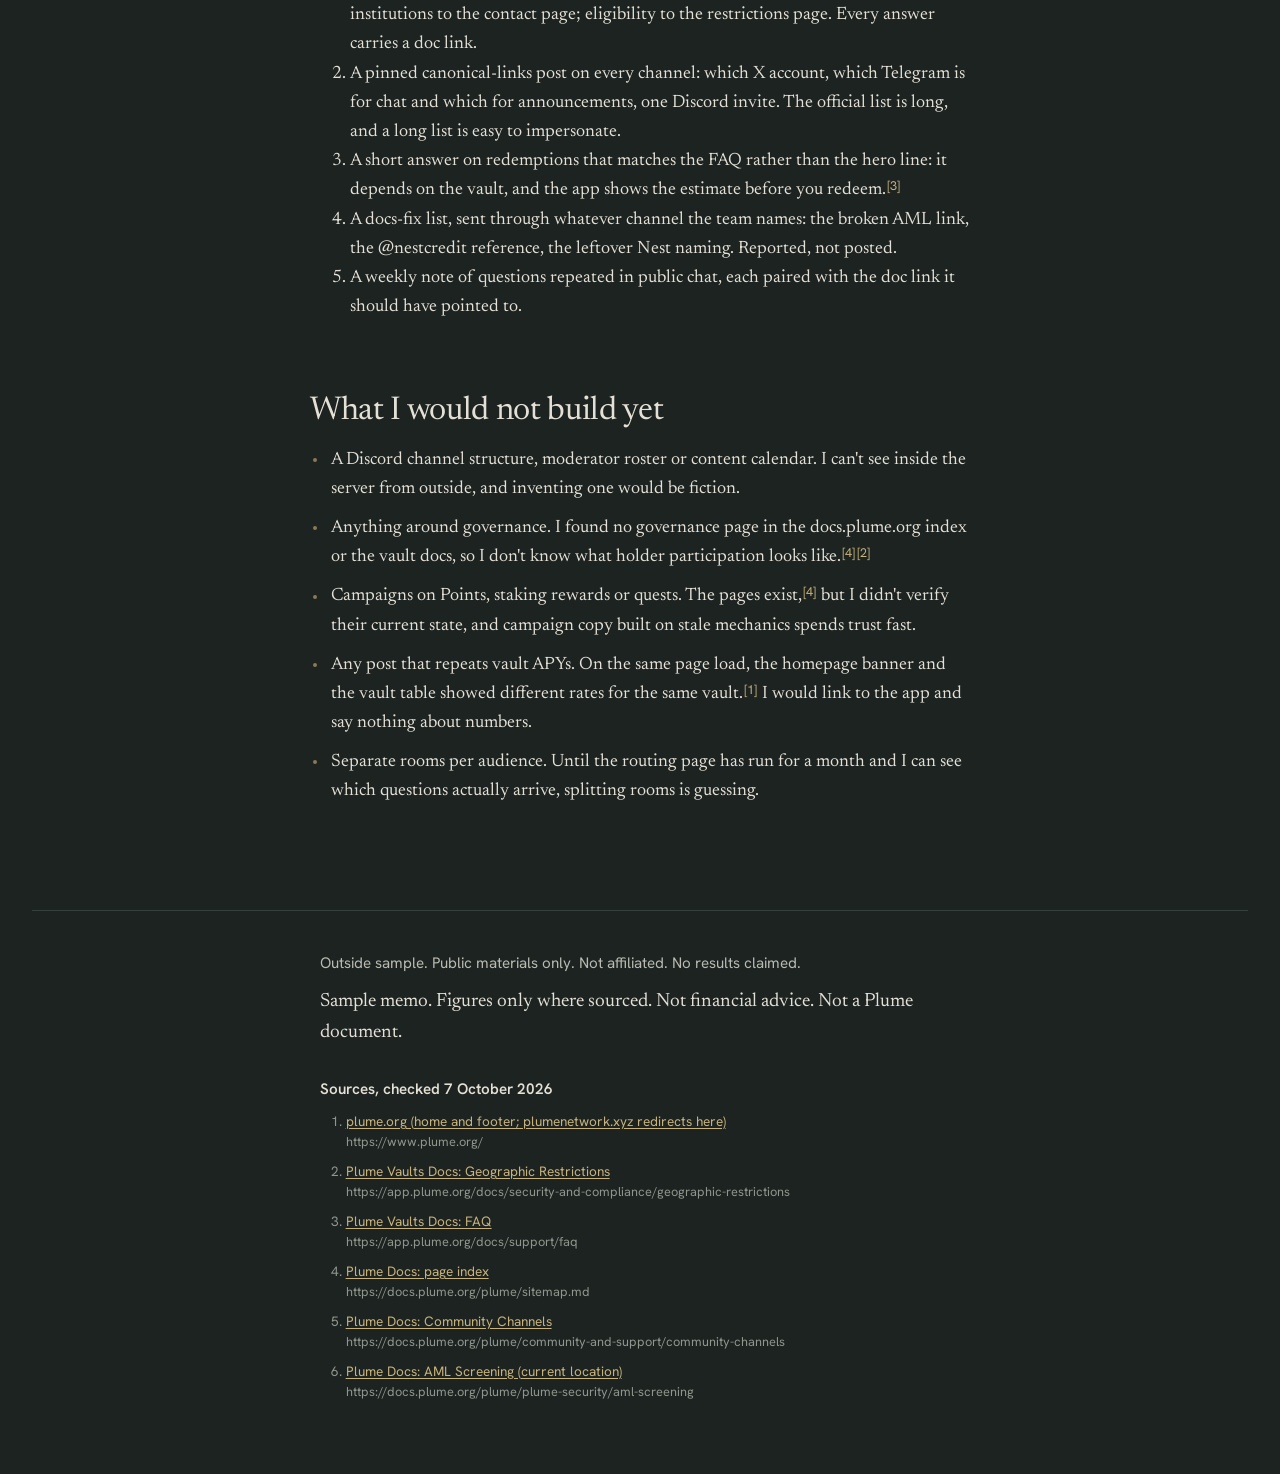
<file: plume.html>
<!doctype html>
<html lang="en">
<head>
  <meta charset="utf-8">
  <meta name="viewport" content="width=device-width, initial-scale=1, viewport-fit=cover">
  <title>Outside sample memo: Plume</title>
  <meta name="description" content="A short outside memo on Plume's public surface and a first 30 days, built only from public materials. Not affiliated with Plume.">
  <meta name="color-scheme" content="dark">
  <link rel="preconnect" href="https://fonts.googleapis.com">
  <link rel="preconnect" href="https://fonts.gstatic.com" crossorigin>
  <link href="https://fonts.googleapis.com/css2?family=Hanken+Grotesk:wght@400;500;600&family=Newsreader:ital,opsz,wght@0,6..72,300..600;1,6..72,300..500&display=swap" rel="stylesheet">
  <link rel="stylesheet" href="styles.css">
</head>
<body>
<a class="skip" href="#main">Skip to the memo</a>

<div class="frame single">
  <main id="main">
    <p class="back"><a href="index.html">Back to the full Maple sample plan</a></p>

    <header class="masthead">
      <h1><span class="kicker">Outside sample memo:</span> Plume</h1>
      <p class="stamp">Based only on public materials, checked 7 October 2026. Not affiliated with Plume.</p>
      <p class="byline">Written by <a href="https://x.com/nikola4888">Nikola</a></p>
    </header>

    <p class="lede">A shorter contrast to the Maple plan. I expected a thin public surface. The product surface turned out to be wide; what is thin is the routing between its parts.</p>

    <section>
      <h2>What is actually public today</h2>
      <p>plumenetwork.xyz now redirects to plume.org. The site leads with Plume Vaults for individuals: deposit stablecoins, receive a vault token, redeem. It also has institution pages for issuance, distribution and asset management, the PLUME token and staking, and pUSD.<a class="cite" href="#p1">[1]</a> Its banner product is FACTOR, invoice factoring and working-capital financing in one token, which is the framing Centrifuge has moved away from.<a class="cite" href="#p1">[1]</a></p>
      <p>There are two documentation sites. app.plume.org/docs covers the vaults: liquidity, restrictions, AML, audits and an FAQ.<a class="cite" href="#p2">[2]</a><a class="cite" href="#p3">[3]</a> docs.plume.org covers the chain, the Portal, Points, tokens and developer guides.<a class="cite" href="#p4">[4]</a></p>
      <p>The channel list isn't sparse either. The site footer lists X, Telegram and Discord. The docs Community Channels page adds Farcaster, a separate Telegram announcement channel, Binance Square, Link3, a second X account, LinkedIn, CoinMarketCap and YouTube.<a class="cite" href="#p1">[1]</a><a class="cite" href="#p5">[5]</a></p>
      <p>What is thin is the routing between all of that:</p>
      <ul class="plain">
        <li>The vault FAQ's only support line sends app and vault questions to Discord, and news to x.com/nestcredit, an older name. The site and the docs sidebar use @plumenetwork.<a class="cite" href="#p3">[3]</a><a class="cite" href="#p1">[1]</a></li>
        <li>The geographic restrictions page links to an AML screening page on docs.plumenetwork.xyz that now returns "page not found". The page moved to docs.plume.org.<a class="cite" href="#p2">[2]</a><a class="cite" href="#p6">[6]</a></li>
        <li>The homepage hero says "Redeem anytime".<a class="cite" href="#p1">[1]</a> The FAQ says some vaults can take several days to settle.<a class="cite" href="#p3">[3]</a></li>
        <li>The name "Nest" survives in docs URLs, the developer docs and the status page address.<a class="cite" href="#p3">[3]</a></li>
        <li>The restrictions page calls the product globally accessible, then lists a long set of prohibited jurisdictions, the United States among them.<a class="cite" href="#p2">[2]</a></li>
      </ul>
    </section>

    <section>
      <h2>What I would set up in the first 30 days</h2>
      <ol class="plain">
        <li>One public routing page, built only from Plume's own links: vault and app issues to Discord, as the FAQ already says; chain and developer questions to docs.plume.org; institutions to the contact page; eligibility to the restrictions page. Every answer carries a doc link.</li>
        <li>A pinned canonical-links post on every channel: which X account, which Telegram is for chat and which for announcements, one Discord invite. The official list is long, and a long list is easy to impersonate.</li>
        <li>A short answer on redemptions that matches the FAQ rather than the hero line: it depends on the vault, and the app shows the estimate before you redeem.<a class="cite" href="#p3">[3]</a></li>
        <li>A docs-fix list, sent through whatever channel the team names: the broken AML link, the @nestcredit reference, the leftover Nest naming. Reported, not posted.</li>
        <li>A weekly note of questions repeated in public chat, each paired with the doc link it should have pointed to.</li>
      </ol>
    </section>

    <section>
      <h2>What I would not build yet</h2>
      <ul class="plain">
        <li>A Discord channel structure, moderator roster or content calendar. I can't see inside the server from outside, and inventing one would be fiction.</li>
        <li>Anything around governance. I found no governance page in the docs.plume.org index or the vault docs, so I don't know what holder participation looks like.<a class="cite" href="#p4">[4]</a><a class="cite" href="#p2">[2]</a></li>
        <li>Campaigns on Points, staking rewards or quests. The pages exist,<a class="cite" href="#p4">[4]</a> but I didn't verify their current state, and campaign copy built on stale mechanics spends trust fast.</li>
        <li>Any post that repeats vault APYs. On the same page load, the homepage banner and the vault table showed different rates for the same vault.<a class="cite" href="#p1">[1]</a> I would link to the app and say nothing about numbers.</li>
        <li>Separate rooms per audience. Until the routing page has run for a month and I can see which questions actually arrive, splitting rooms is guessing.</li>
      </ul>
    </section>
  </main>
</div>

<footer class="foot single">
  <p class="disclaim-all">Outside sample. Public materials only. Not affiliated. No results claimed.</p>
  <p class="disclaim">Sample memo. Figures only where sourced. Not financial advice. Not a Plume document.</p>
  <h2 class="src-head">Sources, checked 7 October 2026</h2>
  <ol class="sources">
    <li id="p1"><a href="https://www.plume.org/">plume.org (home and footer; plumenetwork.xyz redirects here)</a> <span class="url">https://www.plume.org/</span></li>
    <li id="p2"><a href="https://app.plume.org/docs/security-and-compliance/geographic-restrictions">Plume Vaults Docs: Geographic Restrictions</a> <span class="url">https://app.plume.org/docs/security-and-compliance/geographic-restrictions</span></li>
    <li id="p3"><a href="https://app.plume.org/docs/support/faq">Plume Vaults Docs: FAQ</a> <span class="url">https://app.plume.org/docs/support/faq</span></li>
    <li id="p4"><a href="https://docs.plume.org/plume/sitemap.md">Plume Docs: page index</a> <span class="url">https://docs.plume.org/plume/sitemap.md</span></li>
    <li id="p5"><a href="https://docs.plume.org/plume/community-and-support/community-channels">Plume Docs: Community Channels</a> <span class="url">https://docs.plume.org/plume/community-and-support/community-channels</span></li>
    <li id="p6"><a href="https://docs.plume.org/plume/plume-security/aml-screening">Plume Docs: AML Screening (current location)</a> <span class="url">https://docs.plume.org/plume/plume-security/aml-screening</span></li>
  </ol>
</footer>
</body>
</html>
</file>
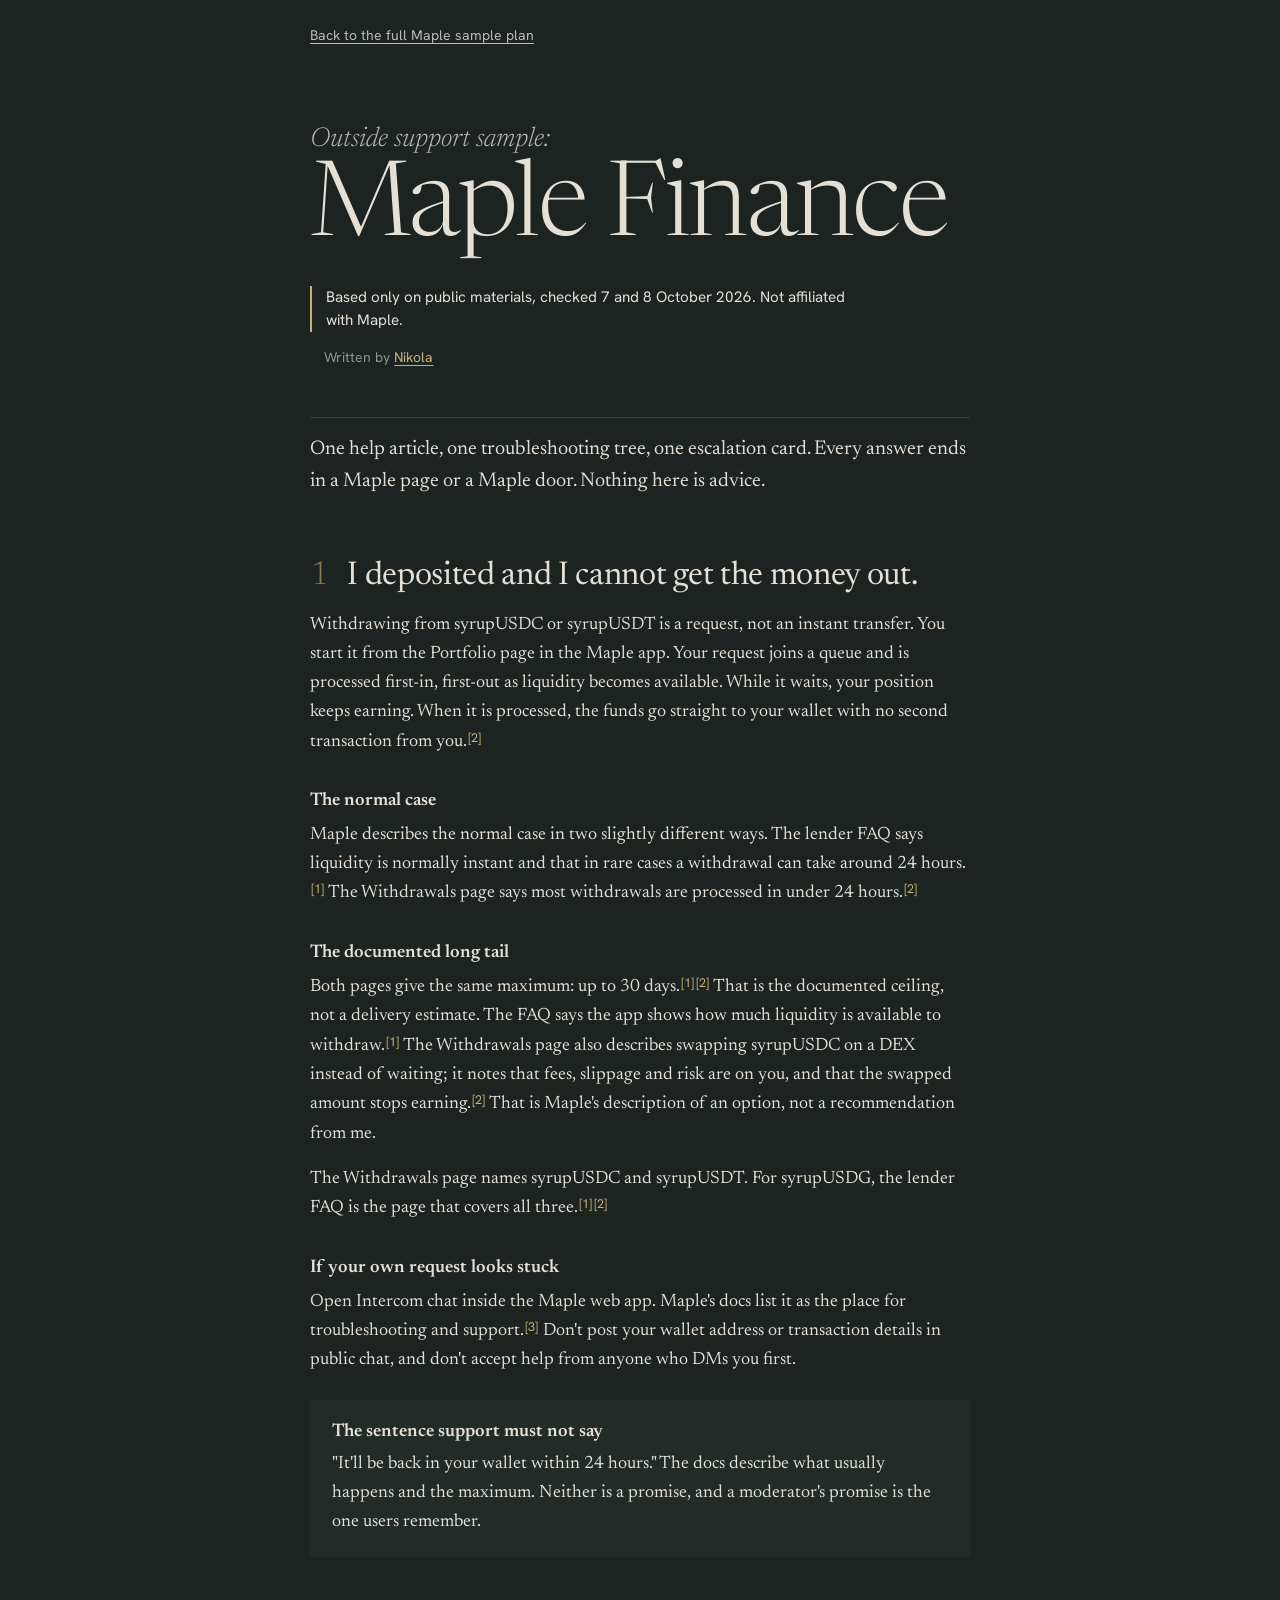
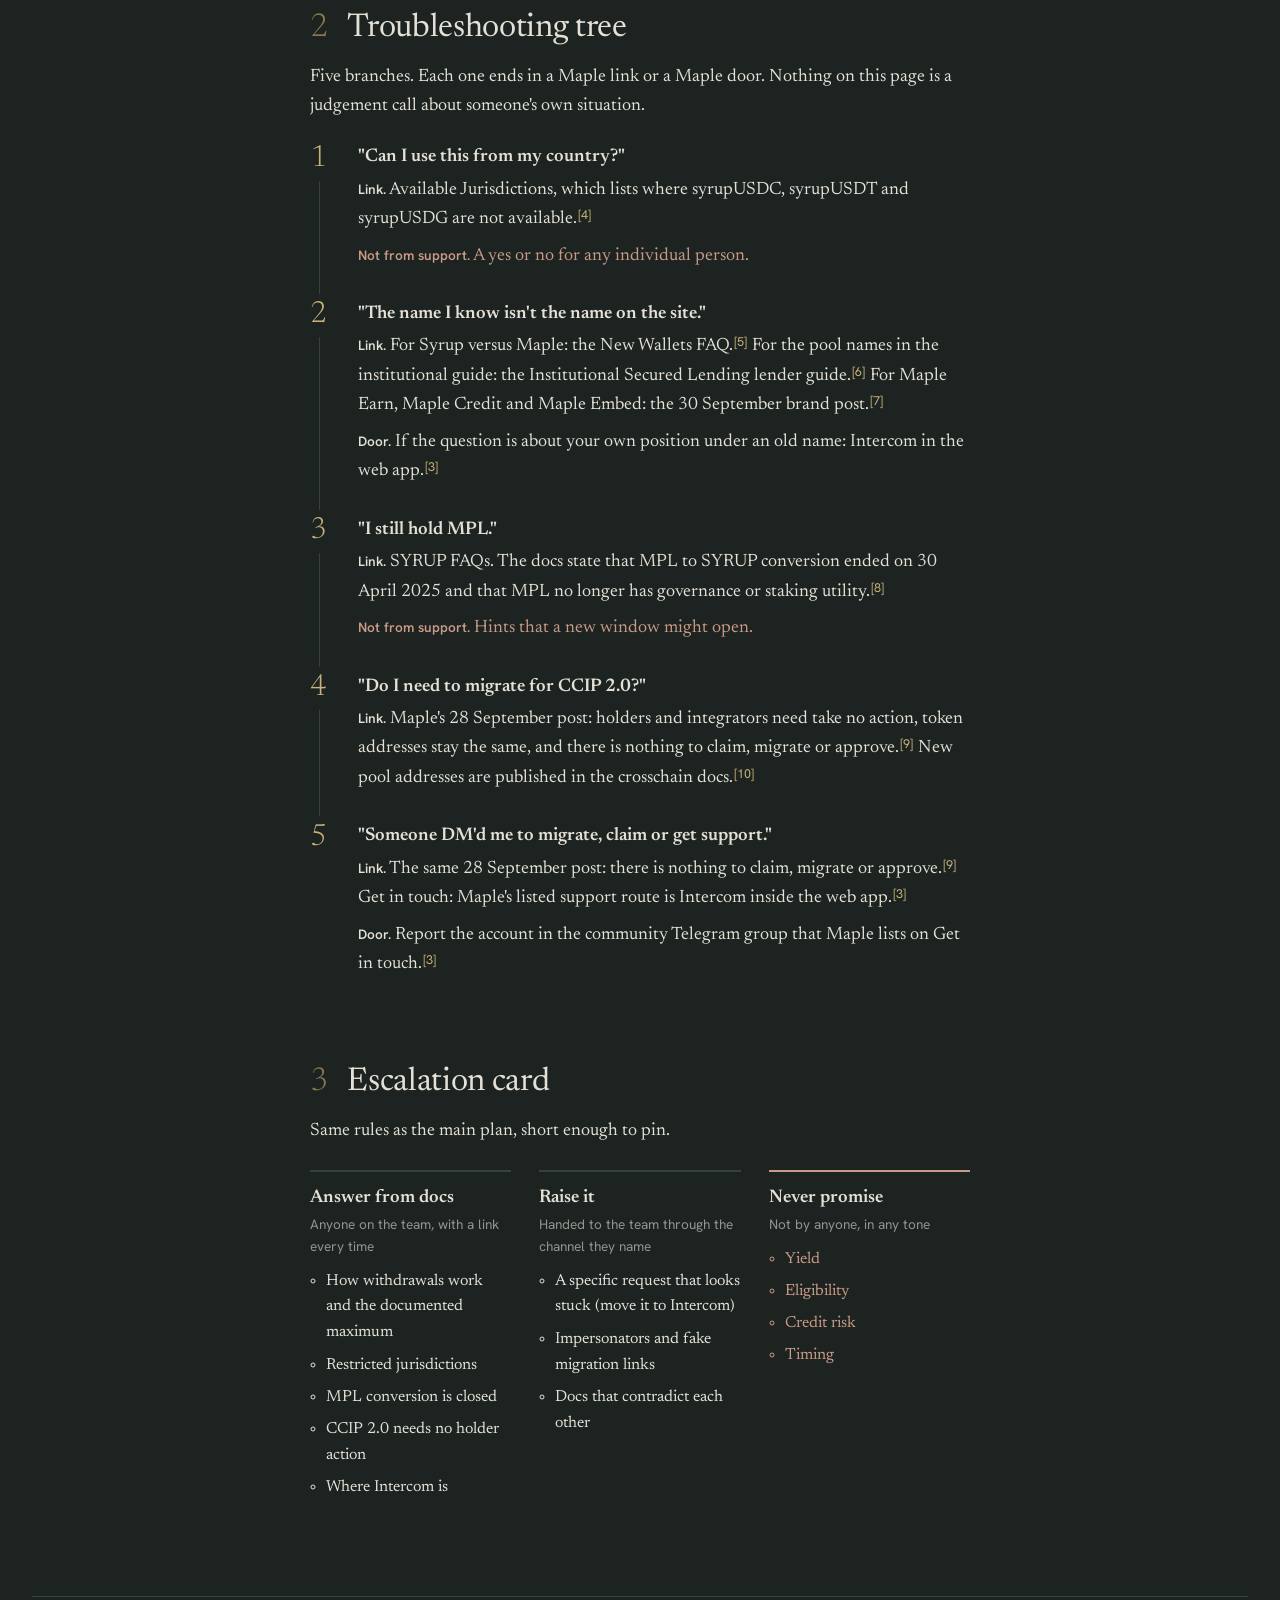
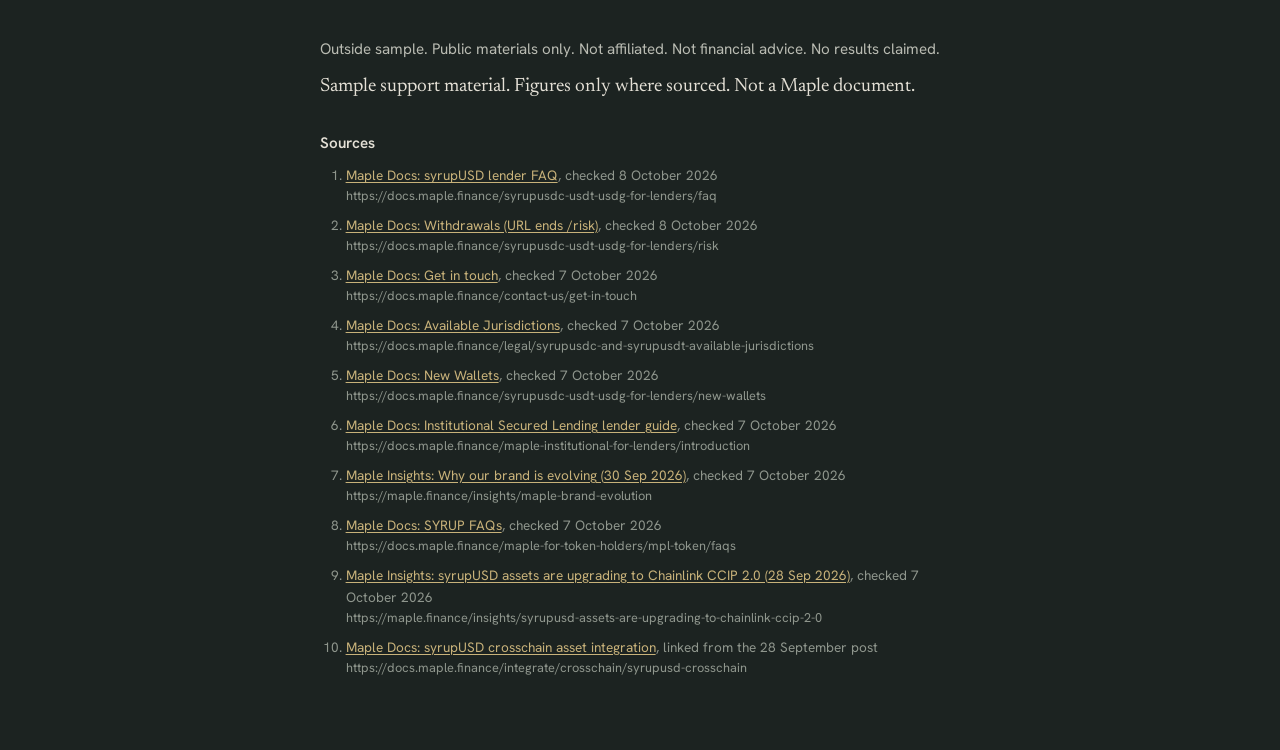
<file: support.html>
<!doctype html>
<html lang="en">
<head>
  <meta charset="utf-8">
  <meta name="viewport" content="width=device-width, initial-scale=1, viewport-fit=cover">
  <title>Outside support sample: Maple Finance</title>
  <meta name="description" content="A support sample for Maple Finance: one help article, one troubleshooting tree, one escalation card. Public materials only. Not affiliated with Maple.">
  <meta name="color-scheme" content="dark">
  <link rel="preconnect" href="https://fonts.googleapis.com">
  <link rel="preconnect" href="https://fonts.gstatic.com" crossorigin>
  <link href="https://fonts.googleapis.com/css2?family=Hanken+Grotesk:wght@400;500;600&family=Newsreader:ital,opsz,wght@0,6..72,300..600;1,6..72,300..500&display=swap" rel="stylesheet">
  <link rel="stylesheet" href="styles.css">
</head>
<body>
<a class="skip" href="#main">Skip to the support sample</a>

<div class="frame single">
  <main id="main">
    <p class="back"><a href="index.html">Back to the full Maple sample plan</a></p>

    <header class="masthead">
      <h1><span class="kicker">Outside support sample:</span> Maple Finance</h1>
      <p class="stamp">Based only on public materials, checked 7 and 8 October 2026. Not affiliated with Maple.</p>
      <p class="byline">Written by <a href="https://x.com/nikola4888">Nikola</a></p>
    </header>

    <p class="lede">One help article, one troubleshooting tree, one escalation card. Every answer ends in a Maple page or a Maple door. Nothing here is advice.</p>

    <section id="article">
      <h2><span class="n">1</span>I deposited and I cannot get the money out.</h2>
      <p>Withdrawing from syrupUSDC or syrupUSDT is a request, not an instant transfer. You start it from the Portfolio page in the Maple app. Your request joins a queue and is processed first-in, first-out as liquidity becomes available. While it waits, your position keeps earning. When it is processed, the funds go straight to your wallet with no second transaction from you.<a class="cite" href="#m2">[2]</a></p>

      <h3>The normal case</h3>
      <p>Maple describes the normal case in two slightly different ways. The lender FAQ says liquidity is normally instant and that in rare cases a withdrawal can take around 24 hours.<a class="cite" href="#m1">[1]</a> The Withdrawals page says most withdrawals are processed in under 24 hours.<a class="cite" href="#m2">[2]</a></p>

      <h3>The documented long tail</h3>
      <p>Both pages give the same maximum: up to 30 days.<a class="cite" href="#m1">[1]</a><a class="cite" href="#m2">[2]</a> That is the documented ceiling, not a delivery estimate. The FAQ says the app shows how much liquidity is available to withdraw.<a class="cite" href="#m1">[1]</a> The Withdrawals page also describes swapping syrupUSDC on a DEX instead of waiting; it notes that fees, slippage and risk are on you, and that the swapped amount stops earning.<a class="cite" href="#m2">[2]</a> That is Maple's description of an option, not a recommendation from me.</p>
      <p>The Withdrawals page names syrupUSDC and syrupUSDT. For syrupUSDG, the lender FAQ is the page that covers all three.<a class="cite" href="#m1">[1]</a><a class="cite" href="#m2">[2]</a></p>

      <h3>If your own request looks stuck</h3>
      <p>Open Intercom chat inside the Maple web app. Maple's docs list it as the place for troubleshooting and support.<a class="cite" href="#m3">[3]</a> Don't post your wallet address or transaction details in public chat, and don't accept help from anyone who DMs you first.</p>

      <div class="test">
        <h3>The sentence support must not say</h3>
        <p>"It'll be back in your wallet within 24 hours." The docs describe what usually happens and the maximum. Neither is a promise, and a moderator's promise is the one users remember.</p>
      </div>
    </section>

    <section id="tree">
      <h2><span class="n">2</span>Troubleshooting tree</h2>
      <p>Five branches. Each one ends in a Maple link or a Maple door. Nothing on this page is a judgement call about someone's own situation.</p>
      <ol class="stages tree">
        <li>
          <h3>"Can I use this from my country?"</h3>
          <p><strong>Link.</strong> Available Jurisdictions, which lists where syrupUSDC, syrupUSDT and syrupUSDG are not available.<a class="cite" href="#m4">[4]</a></p>
          <p class="never"><strong>Not from support.</strong> A yes or no for any individual person.</p>
        </li>
        <li>
          <h3>"The name I know isn't the name on the site."</h3>
          <p><strong>Link.</strong> For Syrup versus Maple: the New Wallets FAQ.<a class="cite" href="#m5">[5]</a> For the pool names in the institutional guide: the Institutional Secured Lending lender guide.<a class="cite" href="#m6">[6]</a> For Maple Earn, Maple Credit and Maple Embed: the 30 September brand post.<a class="cite" href="#m7">[7]</a></p>
          <p><strong>Door.</strong> If the question is about your own position under an old name: Intercom in the web app.<a class="cite" href="#m3">[3]</a></p>
        </li>
        <li>
          <h3>"I still hold MPL."</h3>
          <p><strong>Link.</strong> SYRUP FAQs. The docs state that MPL to SYRUP conversion ended on 30 April 2025 and that MPL no longer has governance or staking utility.<a class="cite" href="#m8">[8]</a></p>
          <p class="never"><strong>Not from support.</strong> Hints that a new window might open.</p>
        </li>
        <li>
          <h3>"Do I need to migrate for CCIP 2.0?"</h3>
          <p><strong>Link.</strong> Maple's 28 September post: holders and integrators need take no action, token addresses stay the same, and there is nothing to claim, migrate or approve.<a class="cite" href="#m9">[9]</a> New pool addresses are published in the crosschain docs.<a class="cite" href="#m10">[10]</a></p>
        </li>
        <li>
          <h3>"Someone DM'd me to migrate, claim or get support."</h3>
          <p><strong>Link.</strong> The same 28 September post: there is nothing to claim, migrate or approve.<a class="cite" href="#m9">[9]</a> Get in touch: Maple's listed support route is Intercom inside the web app.<a class="cite" href="#m3">[3]</a></p>
          <p><strong>Door.</strong> Report the account in the community Telegram group that Maple lists on Get in touch.<a class="cite" href="#m3">[3]</a></p>
        </li>
      </ol>
    </section>

    <section id="card">
      <h2><span class="n">3</span>Escalation card</h2>
      <p>Same rules as the main plan, short enough to pin.</p>
      <ol class="levels">
        <li>
          <h3>Answer from docs</h3>
          <p class="who">Anyone on the team, with a link every time</p>
          <ul><li>How withdrawals work and the documented maximum</li><li>Restricted jurisdictions</li><li>MPL conversion is closed</li><li>CCIP 2.0 needs no holder action</li><li>Where Intercom is</li></ul>
        </li>
        <li>
          <h3>Raise it</h3>
          <p class="who">Handed to the team through the channel they name</p>
          <ul><li>A specific request that looks stuck (move it to Intercom)</li><li>Impersonators and fake migration links</li><li>Docs that contradict each other</li></ul>
        </li>
        <li>
          <h3>Never promise</h3>
          <p class="who">Not by anyone, in any tone</p>
          <ul><li>Yield</li><li>Eligibility</li><li>Credit risk</li><li>Timing</li></ul>
        </li>
      </ol>
    </section>
  </main>
</div>

<footer class="foot single">
  <p class="disclaim-all">Outside sample. Public materials only. Not affiliated. Not financial advice. No results claimed.</p>
  <p class="disclaim">Sample support material. Figures only where sourced. Not a Maple document.</p>
  <h2 class="src-head">Sources</h2>
  <ol class="sources">
    <li id="m1"><a href="https://docs.maple.finance/syrupusdc-usdt-usdg-for-lenders/faq">Maple Docs: syrupUSD lender FAQ</a>, checked 8 October 2026 <span class="url">https://docs.maple.finance/syrupusdc-usdt-usdg-for-lenders/faq</span></li>
    <li id="m2"><a href="https://docs.maple.finance/syrupusdc-usdt-usdg-for-lenders/risk">Maple Docs: Withdrawals (URL ends /risk)</a>, checked 8 October 2026 <span class="url">https://docs.maple.finance/syrupusdc-usdt-usdg-for-lenders/risk</span></li>
    <li id="m3"><a href="https://docs.maple.finance/contact-us/get-in-touch">Maple Docs: Get in touch</a>, checked 7 October 2026 <span class="url">https://docs.maple.finance/contact-us/get-in-touch</span></li>
    <li id="m4"><a href="https://docs.maple.finance/legal/syrupusdc-and-syrupusdt-available-jurisdictions">Maple Docs: Available Jurisdictions</a>, checked 7 October 2026 <span class="url">https://docs.maple.finance/legal/syrupusdc-and-syrupusdt-available-jurisdictions</span></li>
    <li id="m5"><a href="https://docs.maple.finance/syrupusdc-usdt-usdg-for-lenders/new-wallets">Maple Docs: New Wallets</a>, checked 7 October 2026 <span class="url">https://docs.maple.finance/syrupusdc-usdt-usdg-for-lenders/new-wallets</span></li>
    <li id="m6"><a href="https://docs.maple.finance/maple-institutional-for-lenders/introduction">Maple Docs: Institutional Secured Lending lender guide</a>, checked 7 October 2026 <span class="url">https://docs.maple.finance/maple-institutional-for-lenders/introduction</span></li>
    <li id="m7"><a href="https://maple.finance/insights/maple-brand-evolution">Maple Insights: Why our brand is evolving (30 Sep 2026)</a>, checked 7 October 2026 <span class="url">https://maple.finance/insights/maple-brand-evolution</span></li>
    <li id="m8"><a href="https://docs.maple.finance/maple-for-token-holders/mpl-token/faqs">Maple Docs: SYRUP FAQs</a>, checked 7 October 2026 <span class="url">https://docs.maple.finance/maple-for-token-holders/mpl-token/faqs</span></li>
    <li id="m9"><a href="https://maple.finance/insights/syrupusd-assets-are-upgrading-to-chainlink-ccip-2-0">Maple Insights: syrupUSD assets are upgrading to Chainlink CCIP 2.0 (28 Sep 2026)</a>, checked 7 October 2026 <span class="url">https://maple.finance/insights/syrupusd-assets-are-upgrading-to-chainlink-ccip-2-0</span></li>
    <li id="m10"><a href="https://docs.maple.finance/integrate/crosschain/syrupusd-crosschain">Maple Docs: syrupUSD crosschain asset integration</a>, linked from the 28 September post <span class="url">https://docs.maple.finance/integrate/crosschain/syrupusd-crosschain</span></li>
  </ol>
</footer>
</body>
</html>
</file>
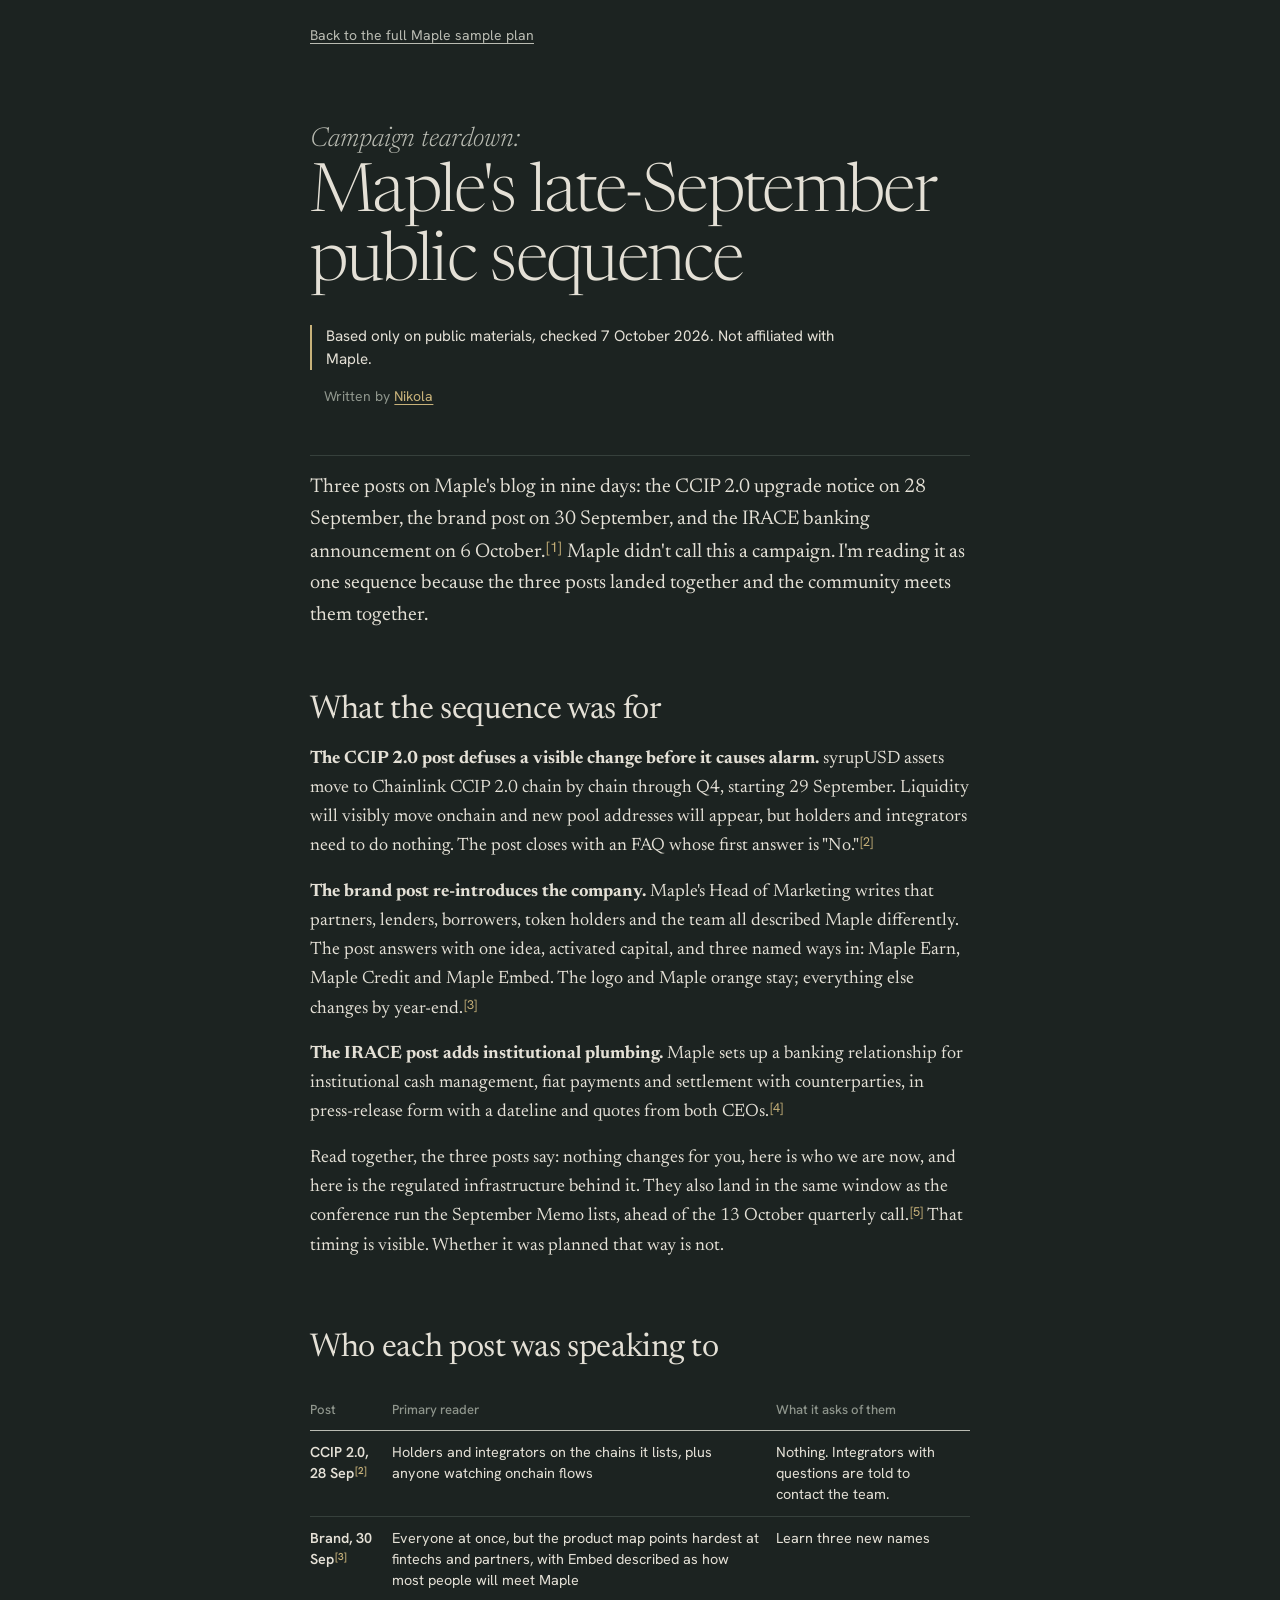
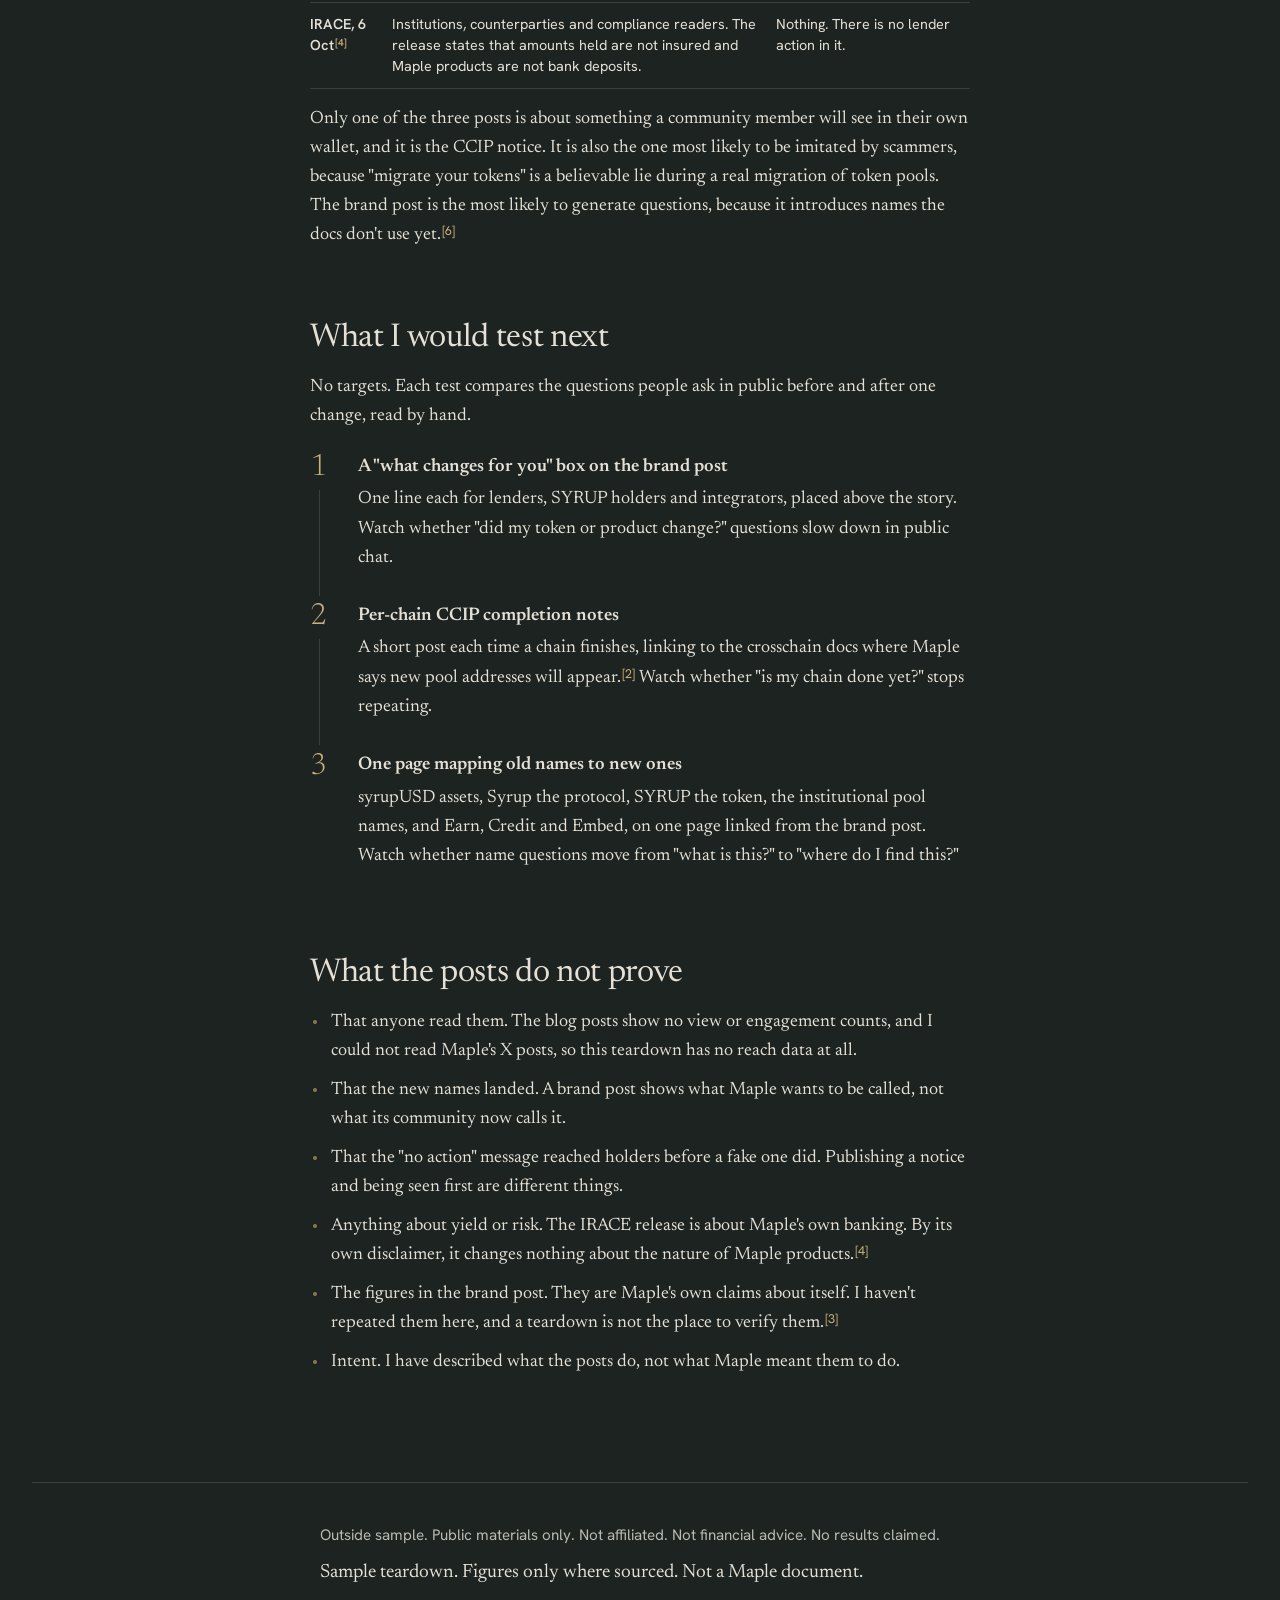
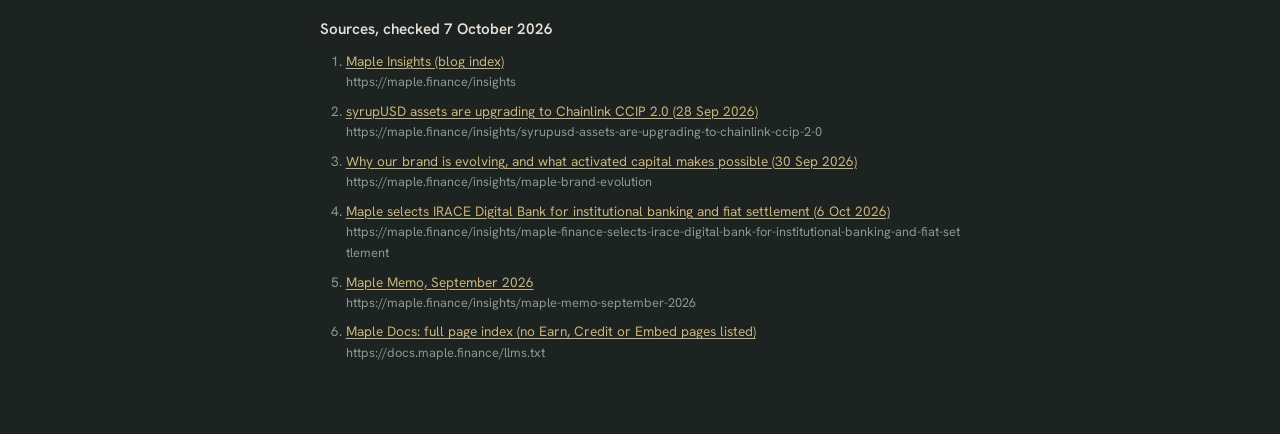
<file: teardown.html>
<!doctype html>
<html lang="en">
<head>
  <meta charset="utf-8">
  <meta name="viewport" content="width=device-width, initial-scale=1, viewport-fit=cover">
  <title>Campaign teardown: Maple's late-September public sequence</title>
  <meta name="description" content="An outside teardown of three public Maple posts from late September and early October 2026. Public materials only. Not affiliated with Maple.">
  <meta name="color-scheme" content="dark">
  <link rel="preconnect" href="https://fonts.googleapis.com">
  <link rel="preconnect" href="https://fonts.gstatic.com" crossorigin>
  <link href="https://fonts.googleapis.com/css2?family=Hanken+Grotesk:wght@400;500;600&family=Newsreader:ital,opsz,wght@0,6..72,300..600;1,6..72,300..500&display=swap" rel="stylesheet">
  <link rel="stylesheet" href="styles.css">
</head>
<body>
<a class="skip" href="#main">Skip to the teardown</a>

<div class="frame single">
  <main id="main">
    <p class="back"><a href="index.html">Back to the full Maple sample plan</a></p>

    <header class="masthead">
      <h1 class="long"><span class="kicker">Campaign teardown:</span> Maple's late-September public sequence</h1>
      <p class="stamp">Based only on public materials, checked 7 October 2026. Not affiliated with Maple.</p>
      <p class="byline">Written by <a href="https://x.com/nikola4888">Nikola</a></p>
    </header>

    <p class="lede">Three posts on Maple's blog in nine days: the CCIP 2.0 upgrade notice on 28 September, the brand post on 30 September, and the IRACE banking announcement on 6 October.<a class="cite" href="#t1">[1]</a> Maple didn't call this a campaign. I'm reading it as one sequence because the three posts landed together and the community meets them together.</p>

    <section>
      <h2>What the sequence was for</h2>
      <p><strong>The CCIP 2.0 post defuses a visible change before it causes alarm.</strong> syrupUSD assets move to Chainlink CCIP 2.0 chain by chain through Q4, starting 29 September. Liquidity will visibly move onchain and new pool addresses will appear, but holders and integrators need to do nothing. The post closes with an FAQ whose first answer is "No."<a class="cite" href="#t2">[2]</a></p>
      <p><strong>The brand post re-introduces the company.</strong> Maple's Head of Marketing writes that partners, lenders, borrowers, token holders and the team all described Maple differently. The post answers with one idea, activated capital, and three named ways in: Maple Earn, Maple Credit and Maple Embed. The logo and Maple orange stay; everything else changes by year-end.<a class="cite" href="#t3">[3]</a></p>
      <p><strong>The IRACE post adds institutional plumbing.</strong> Maple sets up a banking relationship for institutional cash management, fiat payments and settlement with counterparties, in press-release form with a dateline and quotes from both CEOs.<a class="cite" href="#t4">[4]</a></p>
      <p>Read together, the three posts say: nothing changes for you, here is who we are now, and here is the regulated infrastructure behind it. They also land in the same window as the conference run the September Memo lists, ahead of the 13 October quarterly call.<a class="cite" href="#t5">[5]</a> That timing is visible. Whether it was planned that way is not.</p>
    </section>

    <section>
      <h2>Who each post was speaking to</h2>
      <div class="scroll"><table class="watch">
        <thead><tr><th scope="col">Post</th><th scope="col">Primary reader</th><th scope="col">What it asks of them</th></tr></thead>
        <tbody>
          <tr><th scope="row">CCIP 2.0, 28 Sep<a class="cite" href="#t2">[2]</a></th><td>Holders and integrators on the chains it lists, plus anyone watching onchain flows</td><td>Nothing. Integrators with questions are told to contact the team.</td></tr>
          <tr><th scope="row">Brand, 30 Sep<a class="cite" href="#t3">[3]</a></th><td>Everyone at once, but the product map points hardest at fintechs and partners, with Embed described as how most people will meet Maple</td><td>Learn three new names</td></tr>
          <tr><th scope="row">IRACE, 6 Oct<a class="cite" href="#t4">[4]</a></th><td>Institutions, counterparties and compliance readers. The release states that amounts held are not insured and Maple products are not bank deposits.</td><td>Nothing. There is no lender action in it.</td></tr>
        </tbody>
      </table></div>
      <p>Only one of the three posts is about something a community member will see in their own wallet, and it is the CCIP notice. It is also the one most likely to be imitated by scammers, because "migrate your tokens" is a believable lie during a real migration of token pools. The brand post is the most likely to generate questions, because it introduces names the docs don't use yet.<a class="cite" href="#t6">[6]</a></p>
    </section>

    <section>
      <h2>What I would test next</h2>
      <p>No targets. Each test compares the questions people ask in public before and after one change, read by hand.</p>
      <ol class="stages">
        <li>
          <h3>A "what changes for you" box on the brand post</h3>
          <p>One line each for lenders, SYRUP holders and integrators, placed above the story. Watch whether "did my token or product change?" questions slow down in public chat.</p>
        </li>
        <li>
          <h3>Per-chain CCIP completion notes</h3>
          <p>A short post each time a chain finishes, linking to the crosschain docs where Maple says new pool addresses will appear.<a class="cite" href="#t2">[2]</a> Watch whether "is my chain done yet?" stops repeating.</p>
        </li>
        <li>
          <h3>One page mapping old names to new ones</h3>
          <p>syrupUSD assets, Syrup the protocol, SYRUP the token, the institutional pool names, and Earn, Credit and Embed, on one page linked from the brand post. Watch whether name questions move from "what is this?" to "where do I find this?"</p>
        </li>
      </ol>
    </section>

    <section>
      <h2>What the posts do not prove</h2>
      <ul class="plain">
        <li>That anyone read them. The blog posts show no view or engagement counts, and I could not read Maple's X posts, so this teardown has no reach data at all.</li>
        <li>That the new names landed. A brand post shows what Maple wants to be called, not what its community now calls it.</li>
        <li>That the "no action" message reached holders before a fake one did. Publishing a notice and being seen first are different things.</li>
        <li>Anything about yield or risk. The IRACE release is about Maple's own banking. By its own disclaimer, it changes nothing about the nature of Maple products.<a class="cite" href="#t4">[4]</a></li>
        <li>The figures in the brand post. They are Maple's own claims about itself. I haven't repeated them here, and a teardown is not the place to verify them.<a class="cite" href="#t3">[3]</a></li>
        <li>Intent. I have described what the posts do, not what Maple meant them to do.</li>
      </ul>
    </section>
  </main>
</div>

<footer class="foot single">
  <p class="disclaim-all">Outside sample. Public materials only. Not affiliated. Not financial advice. No results claimed.</p>
  <p class="disclaim">Sample teardown. Figures only where sourced. Not a Maple document.</p>
  <h2 class="src-head">Sources, checked 7 October 2026</h2>
  <ol class="sources">
    <li id="t1"><a href="https://maple.finance/insights">Maple Insights (blog index)</a> <span class="url">https://maple.finance/insights</span></li>
    <li id="t2"><a href="https://maple.finance/insights/syrupusd-assets-are-upgrading-to-chainlink-ccip-2-0">syrupUSD assets are upgrading to Chainlink CCIP 2.0 (28 Sep 2026)</a> <span class="url">https://maple.finance/insights/syrupusd-assets-are-upgrading-to-chainlink-ccip-2-0</span></li>
    <li id="t3"><a href="https://maple.finance/insights/maple-brand-evolution">Why our brand is evolving, and what activated capital makes possible (30 Sep 2026)</a> <span class="url">https://maple.finance/insights/maple-brand-evolution</span></li>
    <li id="t4"><a href="https://maple.finance/insights/maple-finance-selects-irace-digital-bank-for-institutional-banking-and-fiat-settlement">Maple selects IRACE Digital Bank for institutional banking and fiat settlement (6 Oct 2026)</a> <span class="url">https://maple.finance/insights/maple-finance-selects-irace-digital-bank-for-institutional-banking-and-fiat-settlement</span></li>
    <li id="t5"><a href="https://maple.finance/insights/maple-memo-september-2026">Maple Memo, September 2026</a> <span class="url">https://maple.finance/insights/maple-memo-september-2026</span></li>
    <li id="t6"><a href="https://docs.maple.finance/llms.txt">Maple Docs: full page index (no Earn, Credit or Embed pages listed)</a> <span class="url">https://docs.maple.finance/llms.txt</span></li>
  </ol>
</footer>
</body>
</html>
</file>
<file: styles.css>
/* Palette: deep evergreen ground, paper text, dried-leaf gold for anything sourced. */
:root {
  --ground: #1c2321;
  --ground-2: #232b28;
  --ink: #e4e0d6;
  --ink-soft: #b9bbb2;
  --muted: #8f968d;
  --rule: #36403c;
  --leaf: #c8b27a;
  --leaf-dim: #8a7a52;
  --caution: #c99a86;

  --serif: "Newsreader", "Iowan Old Style", "Palatino Linotype", Georgia, serif;
  --sans: "Hanken Grotesk", "Segoe UI", system-ui, -apple-system, sans-serif;

  --measure: 66ch;
  color-scheme: dark;
  box-sizing: border-box;
  padding-top: env(safe-area-inset-top, 0px);
  padding-bottom: env(safe-area-inset-bottom, 0px);
}
*, *::before, *::after { box-sizing: inherit; }
html { scroll-padding-top: calc(env(safe-area-inset-top, 0px) + 1.5rem); scroll-behavior: smooth; }
@media (prefers-reduced-motion: reduce) { html { scroll-behavior: auto; } }

body {
  margin: 0;
  background: var(--ground);
  color: var(--ink);
  font-family: var(--serif);
  font-size: 1.125rem;
  line-height: 1.62;
  font-optical-sizing: auto;
  -webkit-font-smoothing: antialiased;
}

a { color: var(--leaf); text-decoration-thickness: 1px; text-underline-offset: 0.18em; }
a:hover { color: var(--ink); }
:focus-visible { outline: 2px solid var(--leaf); outline-offset: 3px; border-radius: 2px; }

.skip { position: absolute; left: -999px; top: 0.5rem; background: var(--ink); color: var(--ground); padding: 0.4rem 0.8rem; z-index: 10; }
.skip:focus { left: 0.75rem; }

/* Layout: a quiet index rail beside a single reading column. */
.frame {
  display: grid;
  grid-template-columns: minmax(0, 1fr);
  max-width: 76rem;
  margin: 0 auto;
  padding: 0 1.25rem;
}
@media (min-width: 64rem) {
  .frame { grid-template-columns: 13rem minmax(0, 1fr); gap: 4rem; padding: 0 2.5rem; }
}

.rail { font-family: var(--sans); font-size: 0.875rem; padding-top: 1.25rem; }
@media (min-width: 64rem) {
  .rail { position: sticky; top: env(safe-area-inset-top, 0px); align-self: start; padding-top: 4.5rem; }
}
.toc summary { cursor: pointer; color: var(--muted); list-style: none; }
.toc summary::-webkit-details-marker { display: none; }
.toc summary::after { content: " +"; }
.toc[open] summary::after { content: " \2212"; }
@media (min-width: 64rem) {
  .toc summary { pointer-events: none; }
  .toc summary::after, .toc[open] summary::after { content: ""; }
}
.toc ol { margin: 0.75rem 0 0; padding-left: 1.4rem; color: var(--muted); }
.toc li { padding: 0.2rem 0; }
.toc a { color: var(--ink-soft); text-decoration: none; }
.toc a:hover { color: var(--leaf); }

main { max-width: var(--measure); padding-bottom: 3rem; }

/* Masthead: the one loud moment. */
.masthead { padding: 3.5rem 0 3rem; border-bottom: 1px solid var(--rule); margin-bottom: 1rem; }
@media (min-width: 64rem) { .masthead { padding-top: 4.5rem; } }
.kicker { display: block; font-style: italic; font-size: clamp(1.3rem, 3.2vw, 1.7rem); color: var(--ink-soft); font-weight: 300; letter-spacing: 0; line-height: 1.3; margin-bottom: 0.3rem; }
.masthead h1 {
  font-size: clamp(3.2rem, 11vw, 6.5rem);
  font-weight: 300;
  line-height: 0.95;
  letter-spacing: -0.025em;
  margin: 0.2rem 0 1.6rem;
}
.stamp {
  font-family: var(--sans);
  font-size: 0.95rem;
  color: var(--ink);
  margin: 0;
  padding-left: 0.9rem;
  border-left: 2px solid var(--leaf);
  max-width: 34rem;
  line-height: 1.5;
}
.byline { font-family: var(--sans); font-size: 0.875rem; color: var(--muted); margin: 0.9rem 0 0 0.9rem; }

section { padding: 2.75rem 0 0.5rem; }
h2 {
  font-size: clamp(1.6rem, 3.6vw, 2.05rem);
  font-weight: 400;
  line-height: 1.2;
  letter-spacing: -0.01em;
  margin: 0 0 0.9rem;
}
h2 .n { color: var(--leaf-dim); font-weight: 300; margin-right: 0.6em; font-variant-numeric: oldstyle-nums; }
h3 { font-size: 1.15rem; font-weight: 600; margin: 2rem 0 0.5rem; line-height: 1.3; }
p { margin: 0 0 1rem; }
.lede { font-size: 1.25rem; line-height: 1.58; color: var(--ink); }

/* Citations: small gold brackets, the visual signature of "sourced". */
.cites { white-space: nowrap; margin-left: 0.15em; }
.cite { font-family: var(--sans); font-size: 0.7em; vertical-align: 0.35em; text-decoration: none; padding: 0 0.08em; color: var(--leaf); }
.cite:hover { text-decoration: underline; }

ul.plain { padding-left: 1.1rem; margin: 0 0 1rem; }
ul.plain li { margin-bottom: 0.6rem; padding-left: 0.2rem; }
ul.plain li::marker { color: var(--leaf-dim); }

/* Audiences */
.audiences { display: grid; gap: 1.75rem; margin-top: 1.5rem; }
@media (min-width: 46rem) { .audiences { grid-template-columns: 1fr 1fr; gap: 2rem 2.5rem; } }
.aud h3 { margin: 0 0 0.35rem; }
.aud p { color: var(--ink-soft); }
.aud dl { margin: 0; font-family: var(--sans); font-size: 0.92rem; line-height: 1.5; }
.aud dt { color: var(--muted); margin-top: 0.55rem; }
.aud dd { margin: 0.1rem 0 0; }

/* Gaps: a running list, separated by whitespace, not boxes. */
.gaps { margin-top: 1.25rem; }
.gap { padding: 1.1rem 0; border-top: 1px solid var(--rule); }
.gap:first-child { border-top: 0; padding-top: 0.25rem; }
.gap h3 { margin: 0 0 0.35rem; }
.gap p { margin: 0; color: var(--ink-soft); }

/* Onboarding: a real sequence, so it earns numbers. */
.stages { list-style: none; counter-reset: st; padding: 0; margin: 1.5rem 0 0; }
.stages > li { counter-increment: st; position: relative; padding: 0 0 1.5rem 3rem; }
.stages > li::before {
  content: counter(st);
  position: absolute; left: 0; top: -0.1rem;
  font-size: 1.9rem; font-weight: 300; color: var(--leaf); line-height: 1;
}
.stages > li:not(:last-child)::after {
  content: ""; position: absolute; left: 0.55rem; top: 2.2rem; bottom: 0.5rem; width: 1px; background: var(--rule);
}
.stages h3 { margin: 0 0 0.4rem; }
.stages p { margin: 0 0 0.45rem; }
.never { color: var(--caution); }
.never strong, .stages strong { font-family: var(--sans); font-size: 0.85rem; font-weight: 600; }

/* Tables */
.scroll { overflow-x: auto; margin: 1.25rem 0 1rem; -webkit-overflow-scrolling: touch; }
table { width: 100%; border-collapse: collapse; font-family: var(--sans); font-size: 0.9rem; line-height: 1.45; }
th, td { text-align: left; vertical-align: top; padding: 0.7rem 0.9rem 0.7rem 0; border-bottom: 1px solid var(--rule); }
thead th { color: var(--muted); font-weight: 500; font-size: 0.82rem; border-bottom-color: var(--ink-soft); }
tbody th { font-weight: 600; }
table.channels { min-width: 38rem; }
table.channels tbody th { width: 34%; }
tr.unverified th, tr.unverified td { color: var(--muted); }
.nis { font-style: italic; font-family: var(--serif); font-size: 1rem; }
table.watch { min-width: 36rem; }
table.posts { min-width: 48rem; }
.nowrap { white-space: nowrap; }
tr.empty td { height: 2.4rem; border-bottom-style: dashed; }
.act { font-weight: 600; }
.act-reply { color: var(--leaf); }
.act-docs { color: var(--ink); }
.act-ignore { color: var(--muted); }
.note { font-family: var(--sans); font-size: 0.9rem; color: var(--ink-soft); }

/* Escalation */
.levels { list-style: none; padding: 0; margin: 1.5rem 0 0; display: grid; gap: 1.75rem; }
@media (min-width: 52rem) { .levels { grid-template-columns: repeat(3, 1fr); gap: 1.75rem; } }
.levels > li { border-top: 2px solid var(--rule); padding-top: 0.9rem; }
.levels > li:last-child { border-top-color: var(--caution); }
.levels h3 { margin: 0 0 0.2rem; }
.levels .who { font-family: var(--sans); font-size: 0.85rem; color: var(--muted); margin-bottom: 0.7rem; }
.levels ul { padding-left: 1rem; margin: 0; font-size: 1rem; }
.levels ul li { margin-bottom: 0.4rem; }
.levels > li:last-child ul li { color: var(--caution); }

/* Questions */
.questions { padding-left: 1.6rem; margin: 1.25rem 0 0; }
.questions > li { border-bottom: 1px solid var(--rule); }
.questions > li::marker { color: var(--leaf-dim); font-family: var(--sans); font-size: 0.85rem; }
.questions summary { cursor: pointer; padding: 0.75rem 0; list-style: none; }
.questions summary::-webkit-details-marker { display: none; }
.questions summary:hover { color: var(--leaf); }
.questions details[open] summary { color: var(--leaf); }
.questions details p { margin: 0 0 0.9rem; color: var(--ink-soft); font-size: 1rem; }

/* Rhythm */
.split { display: grid; gap: 0.5rem 2.5rem; }
@media (min-width: 52rem) { .split { grid-template-columns: 1fr 1fr; } }
.split h3 { margin-top: 1.25rem; }
.test { margin-top: 1.5rem; padding: 1.25rem 1.4rem; background: var(--ground-2); border-radius: 3px; }
.test h3 { margin: 0 0 0.4rem; }
.test p { margin: 0; }

/* Footer */
.foot {
  max-width: 76rem; margin: 2rem auto 0; padding: 2.5rem 1.25rem 3.5rem;
  border-top: 1px solid var(--rule); font-family: var(--sans);
}
@media (min-width: 64rem) { .foot { padding: 2.5rem 2.5rem 4rem calc(2.5rem + 13rem + 4rem); } }
.disclaim { font-family: var(--serif); font-size: 1.2rem; color: var(--ink); max-width: var(--measure); }
.src-head { font-family: var(--sans); font-size: 0.95rem; font-weight: 600; margin: 2rem 0 0.75rem; letter-spacing: 0; }
.sources { padding-left: 1.6rem; margin: 0; font-size: 0.85rem; color: var(--muted); max-width: var(--measure); }
.sources li { margin-bottom: 0.45rem; }
.sources .url { display: block; color: var(--muted); word-break: break-all; font-size: 0.8rem; }

.noscript { max-width: var(--measure); margin: 1rem auto; padding: 0 1.25rem; color: var(--caution); font-family: var(--sans); }

@media print {
  body { background: #fff; color: #000; }
  .rail, .skip { display: none; }
  a { color: #000; }
}

/* Memo pages: single column, no rail. */
@media (min-width: 64rem) {
  .frame.single { grid-template-columns: minmax(0, 1fr); }
  .frame.single main { margin: 0 auto; width: 100%; }
  .foot.single { padding-left: 2.5rem; }
  .foot.single > * { margin-left: auto; margin-right: auto; }
}
.back { font-family: var(--sans); font-size: 0.875rem; padding-top: 1.5rem; margin: 0; }
.back a { color: var(--ink-soft); }
.also { font-family: var(--sans); font-size: 0.95rem; color: var(--ink-soft); }
.disclaim-all { font-family: var(--sans); font-size: 0.95rem; color: var(--ink-soft); max-width: var(--measure); margin: 0 0 0.6rem; }
.masthead h1.long { font-size: clamp(2.4rem, 7vw, 4.2rem); line-height: 1.02; }
.foot.single > *, .foot.single .src-head, .foot.single .sources, .foot.single .disclaim, .foot.single .disclaim-all { max-width: 40rem; width: 100%; }
</file>
